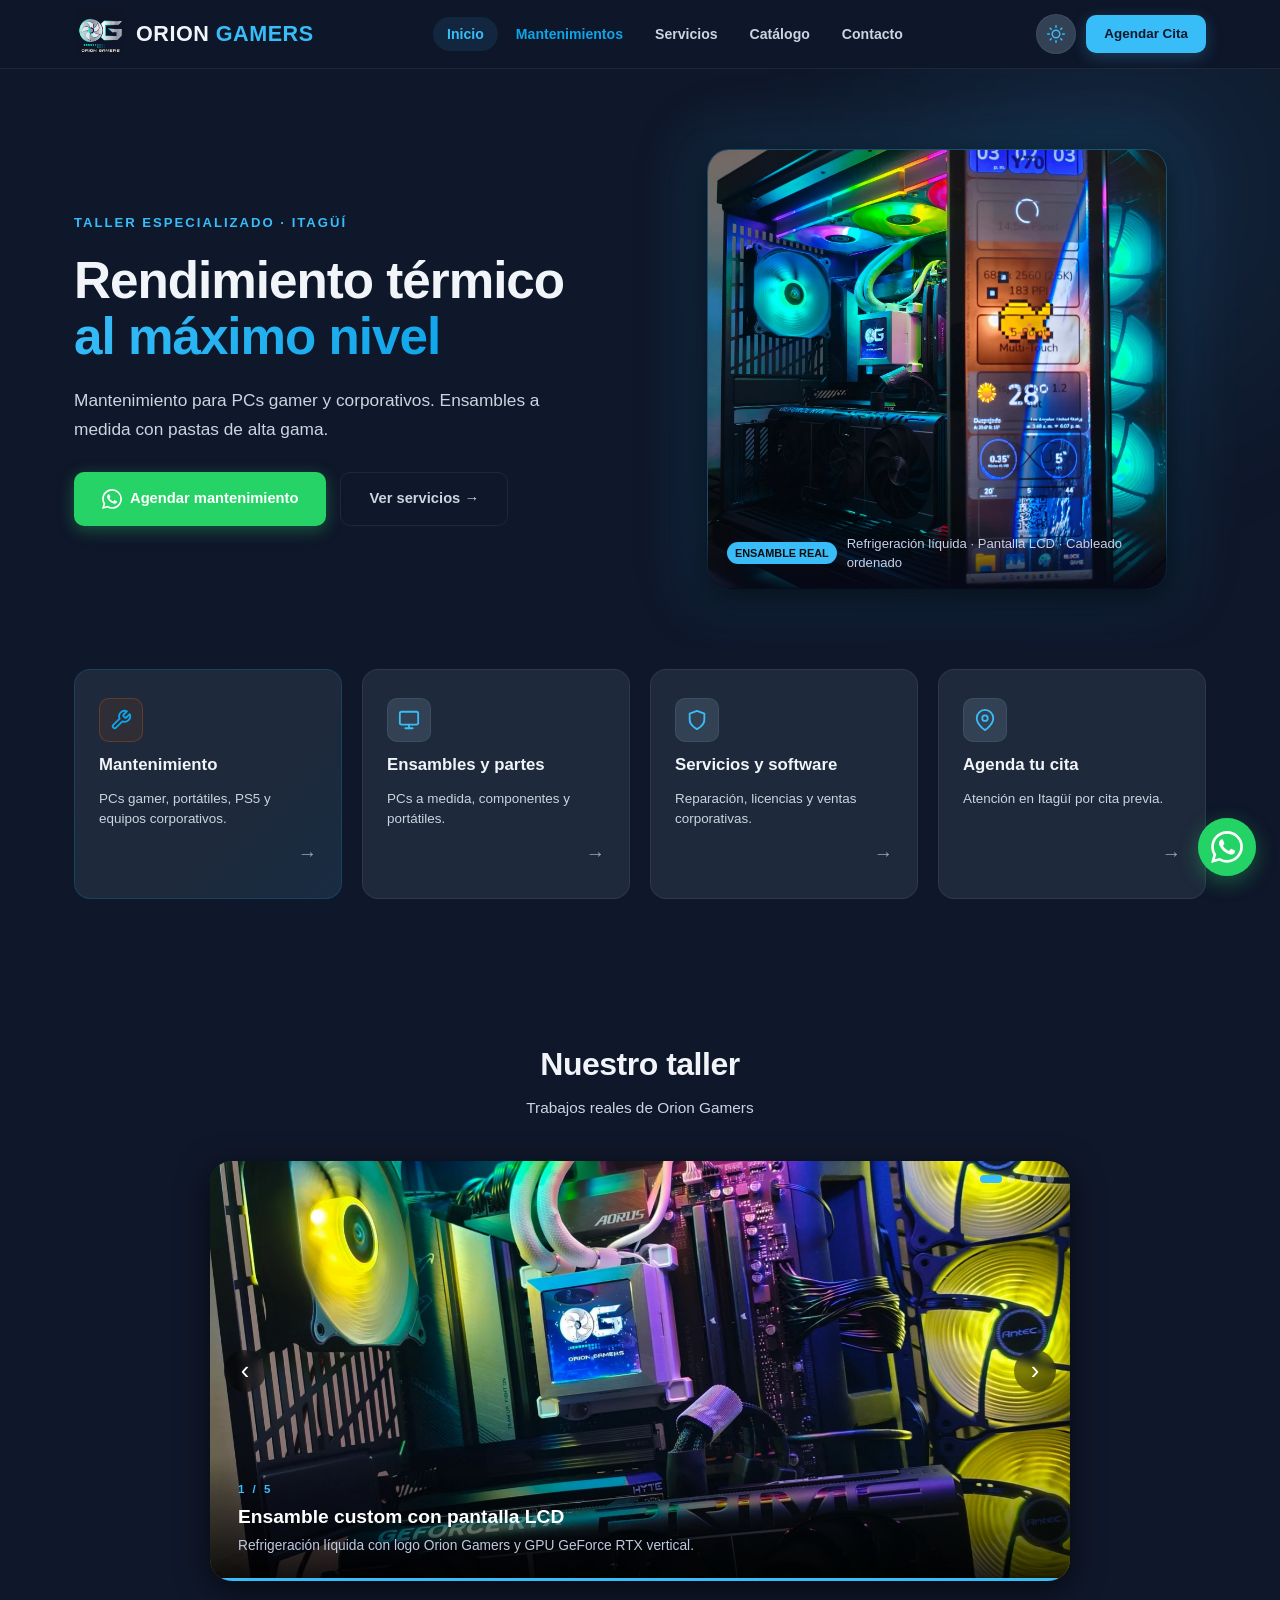
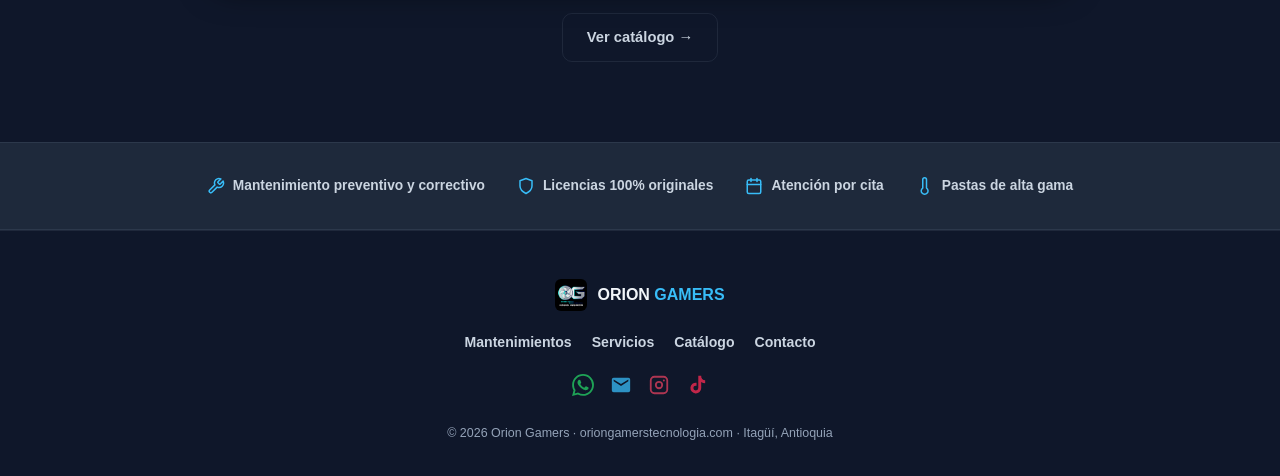
<file: index.html>
<!DOCTYPE html>
<html lang="es" data-theme="dark">
<head>
  <meta charset="UTF-8">
  <meta name="viewport" content="width=device-width, initial-scale=1.0">
  <title>Orion Gamers | Mantenimiento de PCs, Ensambles Gamer y Licencias en Itagüí</title>
  <meta name="description" content="Orion Gamers (OrionGamers) en Itagüí, Antioquia: mantenimiento de PCs gamer y PS5, ensambles a medida, portátiles y licencias originales. Atención por cita.">
  <meta name="keywords" content="Orion Gamers, OrionGamers, mantenimiento PC gamer Itagüí, mantenimiento PS5, ensamble PC gamer, licencias originales, Itagüí">
  <link rel="canonical" href="https://oriongamerstecnologia.com/">
  <meta name="robots" content="index, follow">
  <meta name="theme-color" content="#0f172a">
  <meta property="og:title" content="Orion Gamers · Mantenimiento y Tecnología Gamer en Itagüí">
  <meta property="og:description" content="Mantenimiento térmico, ensambles gamer y licencias originales en Itagüí.">
  <meta property="og:type" content="website">
  <meta property="og:site_name" content="Orion Gamers">
  <meta property="og:locale" content="es_CO">
  <meta property="og:url" content="https://oriongamerstecnologia.com/">
  <meta property="og:image" content="https://oriongamerstecnologia.com/Logos%20OrionGamers/Orion_Gamers_Variante_14.webp">
  <link rel="icon" type="image/webp" href="Logos%20OrionGamers/Orion_Gamers_Variante_14.webp" id="favicon">
  <link rel="stylesheet" href="styles.css">
  <script type="application/ld+json">
{
  "@context": "https://schema.org",
  "@graph": [
    {
      "@type": "WebSite",
      "@id": "https://oriongamerstecnologia.com/#website",
      "url": "https://oriongamerstecnologia.com/",
      "name": "Orion Gamers",
      "alternateName": [
        "OrionGamers",
        "Orion Gamers Tecnología"
      ],
      "inLanguage": "es-CO"
    },
    {
      "@type": "ComputerStore",
      "@id": "https://oriongamerstecnologia.com/#negocio",
      "name": "Orion Gamers",
      "alternateName": [
        "OrionGamers"
      ],
      "url": "https://oriongamerstecnologia.com/",
      "image": "https://oriongamerstecnologia.com/Logos%20OrionGamers/Orion_Gamers_Variante_14.webp",
      "logo": "https://oriongamerstecnologia.com/Logos%20OrionGamers/Orion_Gamers_Variante_14.webp",
      "description": "Mantenimiento de PCs gamer y PS5, ensambles a medida, portátiles y licencias originales en Itagüí, Antioquia.",
      "telephone": "+573137829331",
      "email": "oriongamers9@gmail.com",
      "address": {
        "@type": "PostalAddress",
        "addressLocality": "Itagüí",
        "addressRegion": "Antioquia",
        "addressCountry": "CO"
      },
      "areaServed": "Itagüí, Antioquia",
      "sameAs": [
        "https://www.instagram.com/oriongamers",
        "https://www.tiktok.com/@oriongamers"
      ]
    }
  ]
}
  </script>
</head>
<body>

  <!-- HEADER -->
  <header class="header" id="header">
    <div class="container header-inner">
      <a href="index.html" class="logo">
        <img src="Logos%20OrionGamers/Orion_Gamers_Variante_14.webp" alt="Orion Gamers" id="brand-logo" width="52" height="52">
        <div class="logo-text">
          <span class="logo-name">ORION <span class="accent">GAMERS</span></span>
        </div>
      </a>

      <nav class="nav" id="nav">
        <a href="index.html" class="nav-link active">Inicio</a>
        <a href="mantenimientos.html" class="nav-link nav-highlight">Mantenimientos</a>
        <a href="servicios.html" class="nav-link">Servicios</a>
        <a href="catalogo.html" class="nav-link">Catálogo</a>
        <a href="contacto.html" class="nav-link">Contacto</a>
      </nav>

      <div class="header-actions">
        <button id="theme-toggle" class="theme-btn" type="button" aria-label="Cambiar tema">
          <svg class="theme-icon-sun" viewBox="0 0 24 24" width="18" height="18" fill="none" stroke="currentColor" stroke-width="2" stroke-linecap="round" stroke-linejoin="round"><circle cx="12" cy="12" r="5"></circle><line x1="12" y1="1" x2="12" y2="3"></line><line x1="12" y1="21" x2="12" y2="23"></line><line x1="4.22" y1="4.22" x2="5.64" y2="5.64"></line><line x1="18.36" y1="18.36" x2="19.78" y2="19.78"></line><line x1="1" y1="12" x2="3" y2="12"></line><line x1="21" y1="12" x2="23" y2="12"></line><line x1="4.22" y1="19.78" x2="5.64" y2="18.36"></line><line x1="18.36" y1="5.64" x2="19.78" y2="4.22"></line></svg>
          <svg class="theme-icon-moon" viewBox="0 0 24 24" width="18" height="18" fill="none" stroke="currentColor" stroke-width="2" stroke-linecap="round" stroke-linejoin="round"><path d="M21 12.79A9 9 0 1 1 11.21 3 7 7 0 0 0 21 12.79z"></path></svg>
        </button>
        <a href="https://wa.me/573137829331?text=Hola%20Orion%20Gamers%2C%20quiero%20informaci%C3%B3n" target="_blank" rel="noopener" class="btn btn-primary btn-sm hide-mobile">Agendar Cita</a>
        <button id="menu-toggle" class="menu-btn" type="button" aria-label="Menú" aria-expanded="false">
          <span></span><span></span><span></span>
        </button>
      </div>
    </div>
  </header>

  <main>

    <!-- HERO -->
    <section class="hero">
      <div class="container hero-grid">

        <div class="hero-text">
          <p class="hero-eyebrow">Taller especializado · Itagüí</p>
          <h1 class="hero-title">Rendimiento térmico<br><span class="gradient">al máximo nivel</span></h1>
          <p class="hero-sub">Mantenimiento para PCs gamer y corporativos. Ensambles a medida con pastas de alta gama.</p>

          <div class="hero-ctas">
            <a href="https://wa.me/573137829331?text=Hola%20Orion%20Gamers%2C%20deseo%20agendar%20un%20mantenimiento" target="_blank" rel="noopener" class="btn btn-whatsapp">
              <svg viewBox="0 0 24 24" width="20" height="20" fill="currentColor"><path d="M17.472 14.382c-.297-.149-1.758-.867-2.03-.967-.273-.099-.471-.148-.67.15-.197.297-.767.966-.94 1.164-.173.199-.347.223-.644.075-.297-.15-1.255-.463-2.39-1.475-.883-.788-1.48-1.761-1.653-2.059-.173-.297-.018-.458.13-.606.134-.133.298-.347.446-.52.149-.174.198-.298.298-.497.099-.198.05-.371-.025-.52-.075-.149-.669-1.612-.916-2.207-.242-.579-.487-.5-.669-.51-.173-.008-.371-.01-.57-.01-.198 0-.52.074-.792.372-.272.297-1.04 1.016-1.04 2.479 0 1.462 1.065 2.875 1.213 3.074.149.198 2.096 3.2 5.077 4.487.709.306 1.262.489 1.694.625.712.227 1.36.195 1.871.118.571-.085 1.758-.719 2.006-1.413.248-.694.248-1.289.173-1.413-.074-.124-.272-.198-.57-.347m-5.421 7.403h-.004a9.87 9.87 0 01-5.031-1.378l-.361-.214-3.741.982.998-3.648-.235-.374a9.86 9.86 0 01-1.51-5.26c.001-5.45 4.436-9.884 9.888-9.884 2.64 0 5.122 1.03 6.988 2.898a9.825 9.825 0 012.893 6.994c-.003 5.45-4.437 9.884-9.885 9.884m8.413-18.297A11.815 11.815 0 0012.05 0C5.495 0 .16 5.335.157 11.892c0 2.096.547 4.142 1.588 5.945L.057 24l6.305-1.654a11.882 11.882 0 005.683 1.448h.005c6.554 0 11.89-5.335 11.893-11.893a11.821 11.821 0 00-3.48-8.413z"/></svg>
              Agendar mantenimiento
            </a>
            <a href="servicios.html" class="btn btn-ghost">Ver servicios →</a>
          </div>
        </div>

        <div class="hero-visual">
          <div class="hero-card">
            <div class="hero-glow"></div>
            <img src="Imagenes%20y%20videos%20Pagina/A2.webp" alt="Ensamble gamer Orion Gamers con refrigeración líquida y pantalla LCD personalizada" class="hero-img" loading="eager" fetchpriority="high">
            <div class="hero-img-caption">
              <span class="pill">Ensamble real</span>
              Refrigeración líquida · Pantalla LCD · Cableado ordenado
            </div>
          </div>
        </div>

      </div>
    </section>

    <!-- SERVICIOS RÁPIDOS (Tarjetas de Acceso) -->
    <section class="quick-links">
      <div class="container">
        <div class="cards-grid">

          <a href="mantenimientos.html" class="service-card card-featured">
            <span class="card-icon">
              <svg viewBox="0 0 24 24" fill="none" stroke="currentColor" stroke-width="2" stroke-linecap="round" stroke-linejoin="round"><path d="M14.7 6.3a1 1 0 0 0 0 1.4l1.6 1.6a1 1 0 0 0 1.4 0l3.77-3.77a6 6 0 0 1-7.94 7.94l-6.91 6.91a2.12 2.12 0 0 1-3-3l6.91-6.91a6 6 0 0 1 7.94-7.94l-3.76 3.76z"></path></svg>
            </span>
            <h3>Mantenimiento</h3>
            <p>PCs gamer, portátiles, PS5 y equipos corporativos.</p>
            <span class="card-arrow">→</span>
          </a>

          <a href="catalogo.html" class="service-card">
            <span class="card-icon">
              <svg viewBox="0 0 24 24" fill="none" stroke="currentColor" stroke-width="2" stroke-linecap="round" stroke-linejoin="round"><rect x="2" y="3" width="20" height="14" rx="2" ry="2"></rect><line x1="8" y1="21" x2="16" y2="21"></line><line x1="12" y1="17" x2="12" y2="21"></line></svg>
            </span>
            <h3>Ensambles y partes</h3>
            <p>PCs a medida, componentes y portátiles.</p>
            <span class="card-arrow">→</span>
          </a>

          <a href="servicios.html" class="service-card">
            <span class="card-icon">
              <svg viewBox="0 0 24 24" fill="none" stroke="currentColor" stroke-width="2" stroke-linecap="round" stroke-linejoin="round"><path d="M12 22s8-4 8-10V5l-8-3-8 3v7c0 6 8 10 8 10z"></path></svg>
            </span>
            <h3>Servicios y software</h3>
            <p>Reparación, licencias y ventas corporativas.</p>
            <span class="card-arrow">→</span>
          </a>

          <a href="contacto.html" class="service-card">
            <span class="card-icon">
              <svg viewBox="0 0 24 24" fill="none" stroke="currentColor" stroke-width="2" stroke-linecap="round" stroke-linejoin="round"><path d="M21 10c0 7-9 13-9 13s-9-6-9-13a9 9 0 0 1 18 0z"></path><circle cx="12" cy="10" r="3"></circle></svg>
            </span>
            <h3>Agenda tu cita</h3>
            <p>Atención en Itagüí por cita previa.</p>
            <span class="card-arrow">→</span>
          </a>

        </div>
      </div>
    </section>

    <!-- CARRUSEL DEL TALLER -->
    <section class="carousel-section">
      <div class="container">
        <div class="section-header">
          <h2>Nuestro taller</h2>
          <p>Trabajos reales de Orion Gamers</p>
        </div>

        <div class="carousel" id="carousel">
          <!-- Imagen -->
          <img src="" alt="" class="carousel-img" id="carousel-img">

          <!-- Overlay con texto -->
          <div class="carousel-overlay" id="carousel-overlay">
            <p class="carousel-counter" id="carousel-counter"></p>
            <h3 class="carousel-title" id="carousel-title"></h3>
            <p class="carousel-desc" id="carousel-desc"></p>
          </div>

          <!-- Flecha Anterior -->
          <button class="carousel-arrow carousel-prev" id="carousel-prev" type="button" aria-label="Anterior">‹</button>

          <!-- Flecha Siguiente -->
          <button class="carousel-arrow carousel-next" id="carousel-next" type="button" aria-label="Siguiente">›</button>

          <!-- Indicadores (dots) -->
          <div class="carousel-dots" id="carousel-dots"></div>

          <!-- Barra de progreso autoplay -->
          <div class="carousel-progress">
            <div class="carousel-progress-bar" id="carousel-progress-bar"></div>
          </div>
        </div>

        <div class="gallery-cta">
          <a href="catalogo.html" class="btn btn-outline">Ver catálogo →</a>
        </div>
      </div>
    </section>

    <!-- BANDA DE CONFIANZA -->
    <section class="trust-band">
      <div class="container trust-row">
        <div class="trust-item">
          <span class="trust-icon">
            <svg viewBox="0 0 24 24" fill="none" stroke="currentColor" stroke-width="2" stroke-linecap="round" stroke-linejoin="round"><path d="M14.7 6.3a1 1 0 0 0 0 1.4l1.6 1.6a1 1 0 0 0 1.4 0l3.77-3.77a6 6 0 0 1-7.94 7.94l-6.91 6.91a2.12 2.12 0 0 1-3-3l6.91-6.91a6 6 0 0 1 7.94-7.94l-3.76 3.76z"></path></svg>
          </span>
          <span>Mantenimiento preventivo y correctivo</span>
        </div>
        <div class="trust-item">
          <span class="trust-icon">
            <svg viewBox="0 0 24 24" fill="none" stroke="currentColor" stroke-width="2" stroke-linecap="round" stroke-linejoin="round"><path d="M12 22s8-4 8-10V5l-8-3-8 3v7c0 6 8 10 8 10z"></path></svg>
          </span>
          <span>Licencias 100% originales</span>
        </div>
        <div class="trust-item">
          <span class="trust-icon">
            <svg viewBox="0 0 24 24" fill="none" stroke="currentColor" stroke-width="2" stroke-linecap="round" stroke-linejoin="round"><rect x="3" y="4" width="18" height="18" rx="2" ry="2"></rect><line x1="16" y1="2" x2="16" y2="6"></line><line x1="8" y1="2" x2="8" y2="6"></line><line x1="3" y1="10" x2="21" y2="10"></line></svg>
          </span>
          <span>Atención por cita</span>
        </div>
        <div class="trust-item">
          <span class="trust-icon">
            <svg viewBox="0 0 24 24" fill="none" stroke="currentColor" stroke-width="2" stroke-linecap="round" stroke-linejoin="round"><path d="M14 14.76V3.5a2.5 2.5 0 0 0-5 0v11.26a4.5 4.5 0 1 0 5 0z"></path></svg>
          </span>
          <span>Pastas de alta gama</span>
        </div>
      </div>
    </section>

  </main>

  <!-- FOOTER -->
  <footer class="footer">
    <div class="container footer-inner">
      <div class="footer-brand">
        <img src="Logos%20OrionGamers/Orion_Gamers_Variante_14.webp" alt="Orion Gamers" width="36" height="36" id="footer-logo">
        <span>ORION <span class="accent">GAMERS</span></span>
      </div>
      <div class="footer-links">
        <a href="mantenimientos.html">Mantenimientos</a>
        <a href="servicios.html">Servicios</a>
        <a href="catalogo.html">Catálogo</a>
        <a href="contacto.html">Contacto</a>
      </div>
      <div class="footer-contact">
        <a href="https://wa.me/573137829331" target="_blank" rel="noopener" aria-label="WhatsApp" title="WhatsApp"><img src="iconos/whatsapp.svg" alt="" width="22" height="22"></a>
        <a href="mailto:oriongamers9@gmail.com" aria-label="Correo" title="Correo"><img src="iconos/correo.svg" alt="" width="22" height="22"></a>
        <a href="https://www.instagram.com/oriongamers" target="_blank" rel="noopener" aria-label="Instagram" title="Instagram"><img src="iconos/instagram.svg" alt="" width="22" height="22"></a>
        <a href="https://www.tiktok.com/@oriongamers" target="_blank" rel="noopener" aria-label="TikTok" title="TikTok"><img src="iconos/tiktok.svg" alt="" width="22" height="22"></a>
      </div>
      <p class="footer-copy">&copy; 2026 Orion Gamers · oriongamerstecnologia.com · Itagüí, Antioquia</p>
    </div>
  </footer>

  <!-- WHATSAPP FAB -->
  <a href="https://wa.me/573137829331?text=Hola%20Orion%20Gamers%2C%20tengo%20una%20consulta" target="_blank" rel="noopener" class="wa-fab" aria-label="WhatsApp">
    <span class="wa-pulse"></span>
    <svg viewBox="0 0 24 24" width="32" height="32" fill="white"><path d="M17.472 14.382c-.297-.149-1.758-.867-2.03-.967-.273-.099-.471-.148-.67.15-.197.297-.767.966-.94 1.164-.173.199-.347.223-.644.075-.297-.15-1.255-.463-2.39-1.475-.883-.788-1.48-1.761-1.653-2.059-.173-.297-.018-.458.13-.606.134-.133.298-.347.446-.52.149-.174.198-.298.298-.497.099-.198.05-.371-.025-.52-.075-.149-.669-1.612-.916-2.207-.242-.579-.487-.5-.669-.51-.173-.008-.371-.01-.57-.01-.198 0-.52.074-.792.372-.272.297-1.04 1.016-1.04 2.479 0 1.462 1.065 2.875 1.213 3.074.149.198 2.096 3.2 5.077 4.487.709.306 1.262.489 1.694.625.712.227 1.36.195 1.871.118.571-.085 1.758-.719 2.006-1.413.248-.694.248-1.289.173-1.413-.074-.124-.272-.198-.57-.347m-5.421 7.403h-.004a9.87 9.87 0 01-5.031-1.378l-.361-.214-3.741.982.998-3.648-.235-.374a9.86 9.86 0 01-1.51-5.26c.001-5.45 4.436-9.884 9.888-9.884 2.64 0 5.122 1.03 6.988 2.898a9.825 9.825 0 012.893 6.994c-.003 5.45-4.437 9.884-9.885 9.884m8.413-18.297A11.815 11.815 0 0012.05 0C5.495 0 .16 5.335.157 11.892c0 2.096.547 4.142 1.588 5.945L.057 24l6.305-1.654a11.882 11.882 0 005.683 1.448h.005c6.554 0 11.89-5.335 11.893-11.893a11.821 11.821 0 00-3.48-8.413z"/></svg>
  </a>

  <script src="script.js"></script>
</body>
</html>
</file>
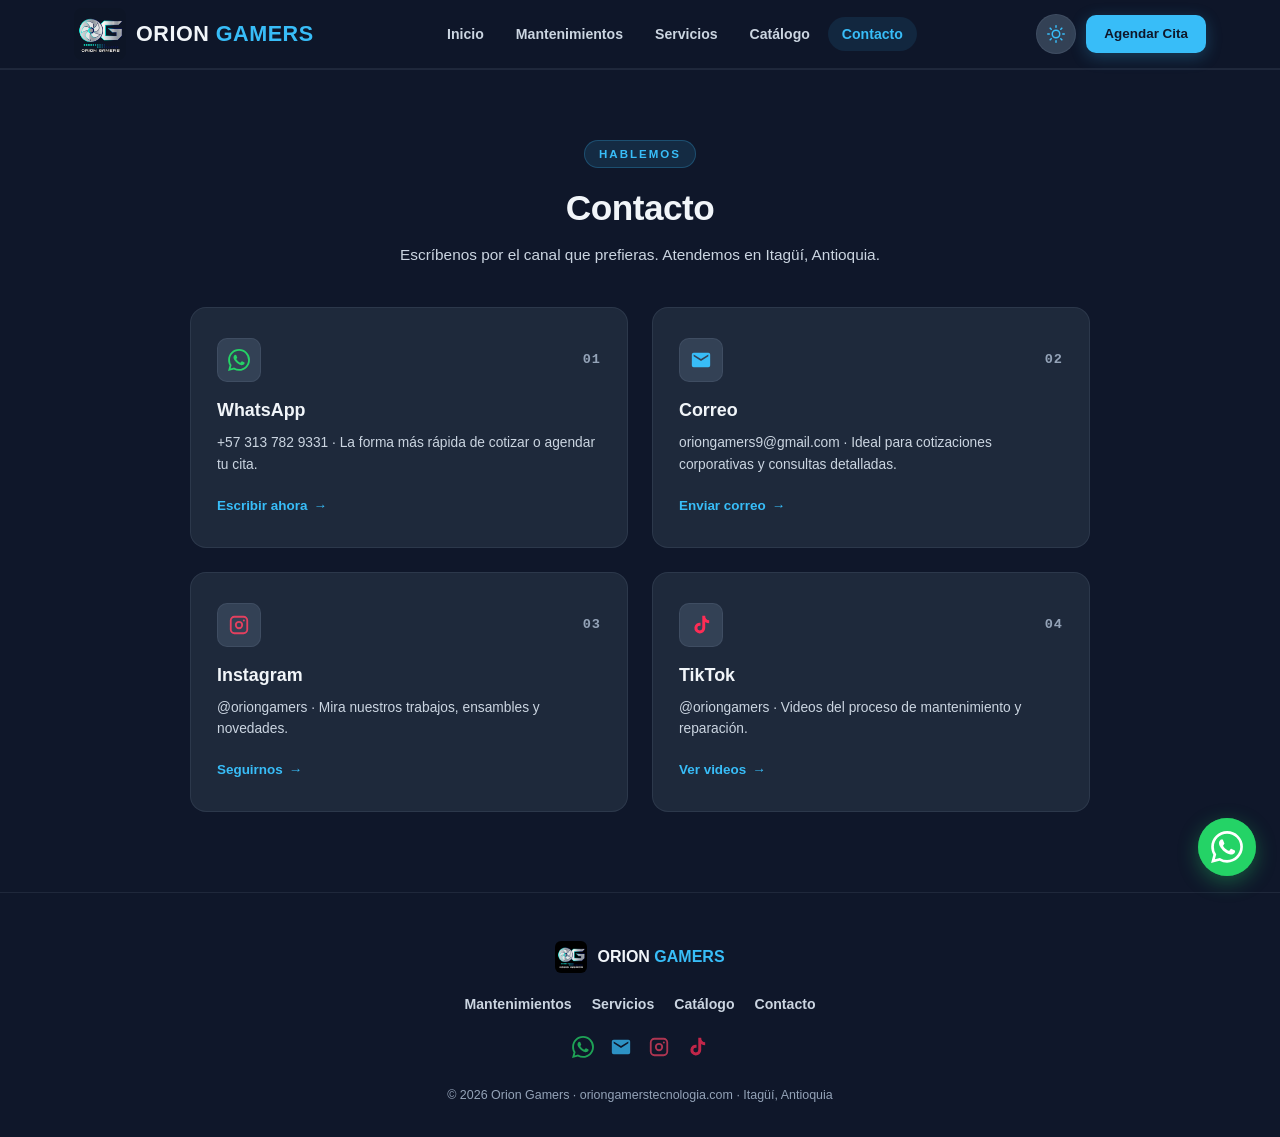
<file: contacto.html>
<!DOCTYPE html>
<html lang="es" data-theme="dark">
<head>
  <meta charset="UTF-8">
  <meta name="viewport" content="width=device-width, initial-scale=1.0">
  <title>Contacto y Citas · Orion Gamers | Itagüí</title>
  <meta name="description" content="Agenda tu cita de mantenimiento, ensamble o reparación en Orion Gamers, Itagüí. Cotiza por WhatsApp.">
  <link rel="canonical" href="https://oriongamerstecnologia.com/contacto.html">
  <meta name="robots" content="index, follow">
  <meta name="theme-color" content="#0f172a">
  
  <!-- OpenGraph -->
  <meta property="og:title" content="Contacto y Citas · Orion Gamers">
  <meta property="og:description" content="Atención técnica en Itagüí por cita. Diagnóstico claro, mantenimiento térmico y licencias originales.">
  <meta property="og:type" content="website">
  
  <link rel="icon" type="image/webp" href="Logos%20OrionGamers/Orion_Gamers_Variante_14.webp" id="favicon">
  <link rel="stylesheet" href="styles.css">
</head>
<body>

  <!-- ==================== HEADER ==================== -->
  <header class="header" id="header">
    <div class="container header-inner">
      <a href="index.html" class="logo">
        <img src="Logos%20OrionGamers/Orion_Gamers_Variante_14.webp" alt="Orion Gamers" id="brand-logo" width="52" height="52">
        <div class="logo-text">
          <span class="logo-name">ORION <span class="accent">GAMERS</span></span>
        </div>
      </a>

      <nav class="nav" id="nav">
        <a href="index.html" class="nav-link">Inicio</a>
        <a href="mantenimientos.html" class="nav-link">Mantenimientos</a>
        <a href="servicios.html" class="nav-link">Servicios</a>
        <a href="catalogo.html" class="nav-link">Catálogo</a>
        <a href="contacto.html" class="nav-link active">Contacto</a>
      </nav>

      <div class="header-actions">
        <button id="theme-toggle" class="theme-btn" type="button" aria-label="Cambiar tema">
          <svg class="theme-icon-sun" viewBox="0 0 24 24" width="18" height="18" fill="none" stroke="currentColor" stroke-width="2" stroke-linecap="round" stroke-linejoin="round"><circle cx="12" cy="12" r="5"></circle><line x1="12" y1="1" x2="12" y2="3"></line><line x1="12" y1="21" x2="12" y2="23"></line><line x1="4.22" y1="4.22" x2="5.64" y2="5.64"></line><line x1="18.36" y1="18.36" x2="19.78" y2="19.78"></line><line x1="1" y1="12" x2="3" y2="12"></line><line x1="21" y1="12" x2="23" y2="12"></line><line x1="4.22" y1="19.78" x2="5.64" y2="18.36"></line><line x1="18.36" y1="5.64" x2="19.78" y2="4.22"></line></svg>
          <svg class="theme-icon-moon" viewBox="0 0 24 24" width="18" height="18" fill="none" stroke="currentColor" stroke-width="2" stroke-linecap="round" stroke-linejoin="round"><path d="M21 12.79A9 9 0 1 1 11.21 3 7 7 0 0 0 21 12.79z"></path></svg>
        </button>
        <a href="https://wa.me/573137829331?text=Hola%20Orion%20Gamers%2C%20quiero%20informaci%C3%B3n" target="_blank" rel="noopener" class="btn btn-primary btn-sm hide-mobile">Agendar Cita</a>
        <button id="menu-toggle" class="menu-btn" type="button" aria-label="Menú" aria-expanded="false">
          <span></span><span></span><span></span>
        </button>
      </div>
    </div>
  </header>

  <main>
    <section class="services-section" id="contacto">
      <div class="container">

        <div class="section-header">
          <span class="section-badge">HABLEMOS</span>
          <h1 class="section-title">Contacto</h1>
          <p class="section-desc">Escríbenos por el canal que prefieras. Atendemos en Itagüí, Antioquia.</p>
        </div>

        <div class="services-grid-6 contact-grid">

          <div class="service-box">
            <div class="service-box-header">
              <span class="service-box-icon"><img src="iconos/whatsapp.svg" alt=""></span>
              <span class="service-box-num">01</span>
            </div>
            <h3 class="service-box-title">WhatsApp</h3>
            <p class="service-box-desc">+57 313 782 9331 · La forma más rápida de cotizar o agendar tu cita.</p>
            <a href="https://wa.me/573137829331?text=Hola%20Orion%20Gamers%2C%20tengo%20una%20consulta" target="_blank" rel="noopener" class="service-box-link">Escribir ahora <span>→</span></a>
          </div>

          <div class="service-box">
            <div class="service-box-header">
              <span class="service-box-icon"><img src="iconos/correo.svg" alt=""></span>
              <span class="service-box-num">02</span>
            </div>
            <h3 class="service-box-title">Correo</h3>
            <p class="service-box-desc">oriongamers9@gmail.com · Ideal para cotizaciones corporativas y consultas detalladas.</p>
            <a href="mailto:oriongamers9@gmail.com" class="service-box-link">Enviar correo <span>→</span></a>
          </div>

          <div class="service-box">
            <div class="service-box-header">
              <span class="service-box-icon"><img src="iconos/instagram.svg" alt=""></span>
              <span class="service-box-num">03</span>
            </div>
            <h3 class="service-box-title">Instagram</h3>
            <p class="service-box-desc">@oriongamers · Mira nuestros trabajos, ensambles y novedades.</p>
            <a href="https://www.instagram.com/oriongamers" target="_blank" rel="noopener" class="service-box-link">Seguirnos <span>→</span></a>
          </div>

          <div class="service-box">
            <div class="service-box-header">
              <span class="service-box-icon"><img src="iconos/tiktok.svg" alt=""></span>
              <span class="service-box-num">04</span>
            </div>
            <h3 class="service-box-title">TikTok</h3>
            <p class="service-box-desc">@oriongamers · Videos del proceso de mantenimiento y reparación.</p>
            <a href="https://www.tiktok.com/@oriongamers" target="_blank" rel="noopener" class="service-box-link">Ver videos <span>→</span></a>
          </div>

        </div>
      </div>
    </section>
  </main>

  <!-- ==================== FOOTER ==================== -->
  <footer class="footer">
    <div class="container footer-inner">
      <div class="footer-brand">
        <img src="Logos%20OrionGamers/Orion_Gamers_Variante_14.webp" alt="Orion Gamers" width="36" height="36" id="footer-logo">
        <span>ORION <span class="accent">GAMERS</span></span>
      </div>
      <div class="footer-links">
        <a href="mantenimientos.html">Mantenimientos</a>
        <a href="servicios.html">Servicios</a>
        <a href="catalogo.html">Catálogo</a>
        <a href="contacto.html">Contacto</a>
      </div>
      <div class="footer-contact">
        <a href="https://wa.me/573137829331" target="_blank" rel="noopener" aria-label="WhatsApp" title="WhatsApp"><img src="iconos/whatsapp.svg" alt="" width="22" height="22"></a>
        <a href="mailto:oriongamers9@gmail.com" aria-label="Correo" title="Correo"><img src="iconos/correo.svg" alt="" width="22" height="22"></a>
        <a href="https://www.instagram.com/oriongamers" target="_blank" rel="noopener" aria-label="Instagram" title="Instagram"><img src="iconos/instagram.svg" alt="" width="22" height="22"></a>
        <a href="https://www.tiktok.com/@oriongamers" target="_blank" rel="noopener" aria-label="TikTok" title="TikTok"><img src="iconos/tiktok.svg" alt="" width="22" height="22"></a>
      </div>
      <p class="footer-copy">&copy; 2026 Orion Gamers · oriongamerstecnologia.com · Itagüí, Antioquia</p>
    </div>
  </footer>

  <!-- ==================== WHATSAPP FAB ==================== -->
  <a href="https://wa.me/573137829331?text=Hola%20Orion%20Gamers%2C%20tengo%20una%20consulta" target="_blank" rel="noopener" class="wa-fab" aria-label="WhatsApp">
    <span class="wa-pulse"></span>
    <svg viewBox="0 0 24 24" width="32" height="32" fill="white"><path d="M17.472 14.382c-.297-.149-1.758-.867-2.03-.967-.273-.099-.471-.148-.67.15-.197.297-.767.966-.94 1.164-.173.199-.347.223-.644.075-.297-.15-1.255-.463-2.39-1.475-.883-.788-1.48-1.761-1.653-2.059-.173-.297-.018-.458.13-.606.134-.133.298-.347.446-.52.149-.174.198-.298.298-.497.099-.198.05-.371-.025-.52-.075-.149-.669-1.612-.916-2.207-.242-.579-.487-.5-.669-.51-.173-.008-.371-.01-.57-.01-.198 0-.52.074-.792.372-.272.297-1.04 1.016-1.04 2.479 0 1.462 1.065 2.875 1.213 3.074.149.198 2.096 3.2 5.077 4.487.709.306 1.262.489 1.694.625.712.227 1.36.195 1.871.118.571-.085 1.758-.719 2.006-1.413.248-.694.248-1.289.173-1.413-.074-.124-.272-.198-.57-.347m-5.421 7.403h-.004a9.87 9.87 0 01-5.031-1.378l-.361-.214-3.741.982.998-3.648-.235-.374a9.86 9.86 0 01-1.51-5.26c.001-5.45 4.436-9.884 9.888-9.884 2.64 0 5.122 1.03 6.988 2.898a9.825 9.825 0 012.893 6.994c-.003 5.45-4.437 9.884-9.885 9.884m8.413-18.297A11.815 11.815 0 0012.05 0C5.495 0 .16 5.335.157 11.892c0 2.096.547 4.142 1.588 5.945L.057 24l6.305-1.654a11.882 11.882 0 005.683 1.448h.005c6.554 0 11.89-5.335 11.893-11.893a11.821 11.821 0 00-3.48-8.413z"/></svg>
  </a>

  <script src="script.js"></script>
</body>
</html>
</file>
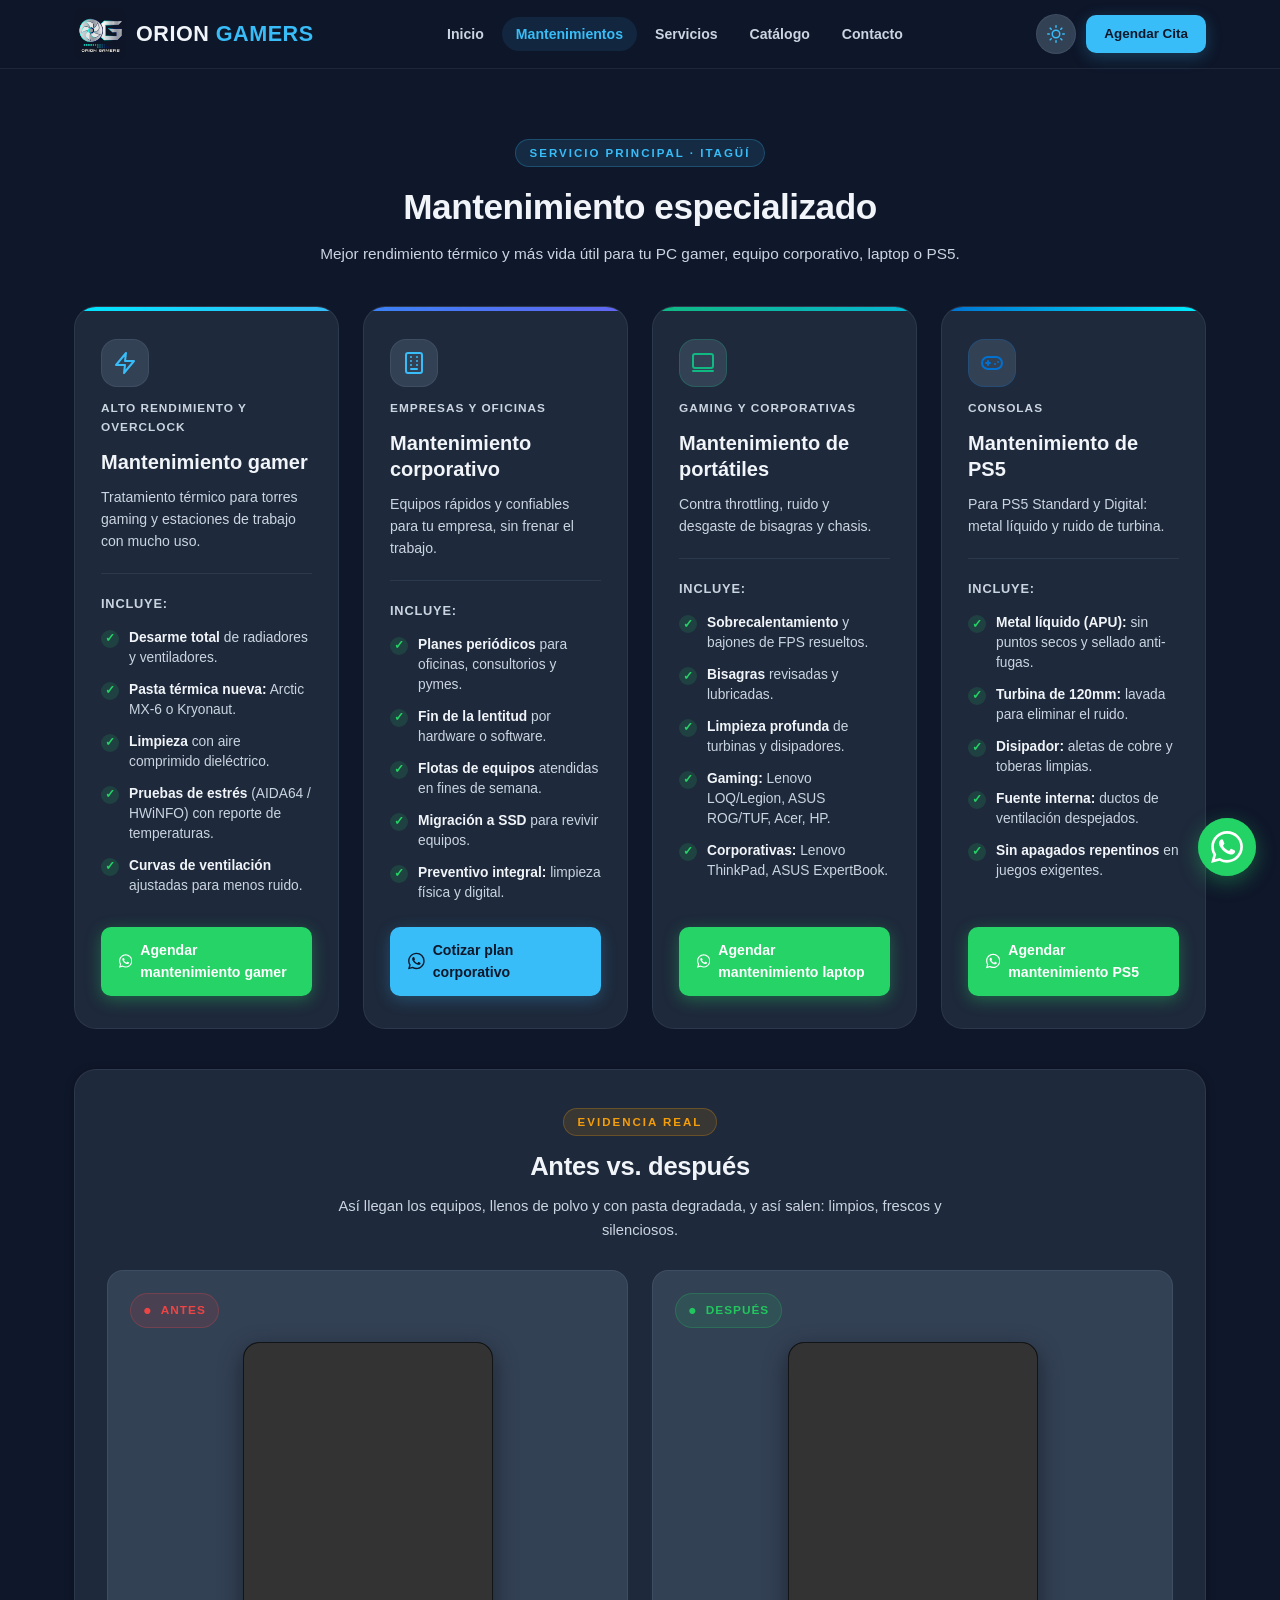
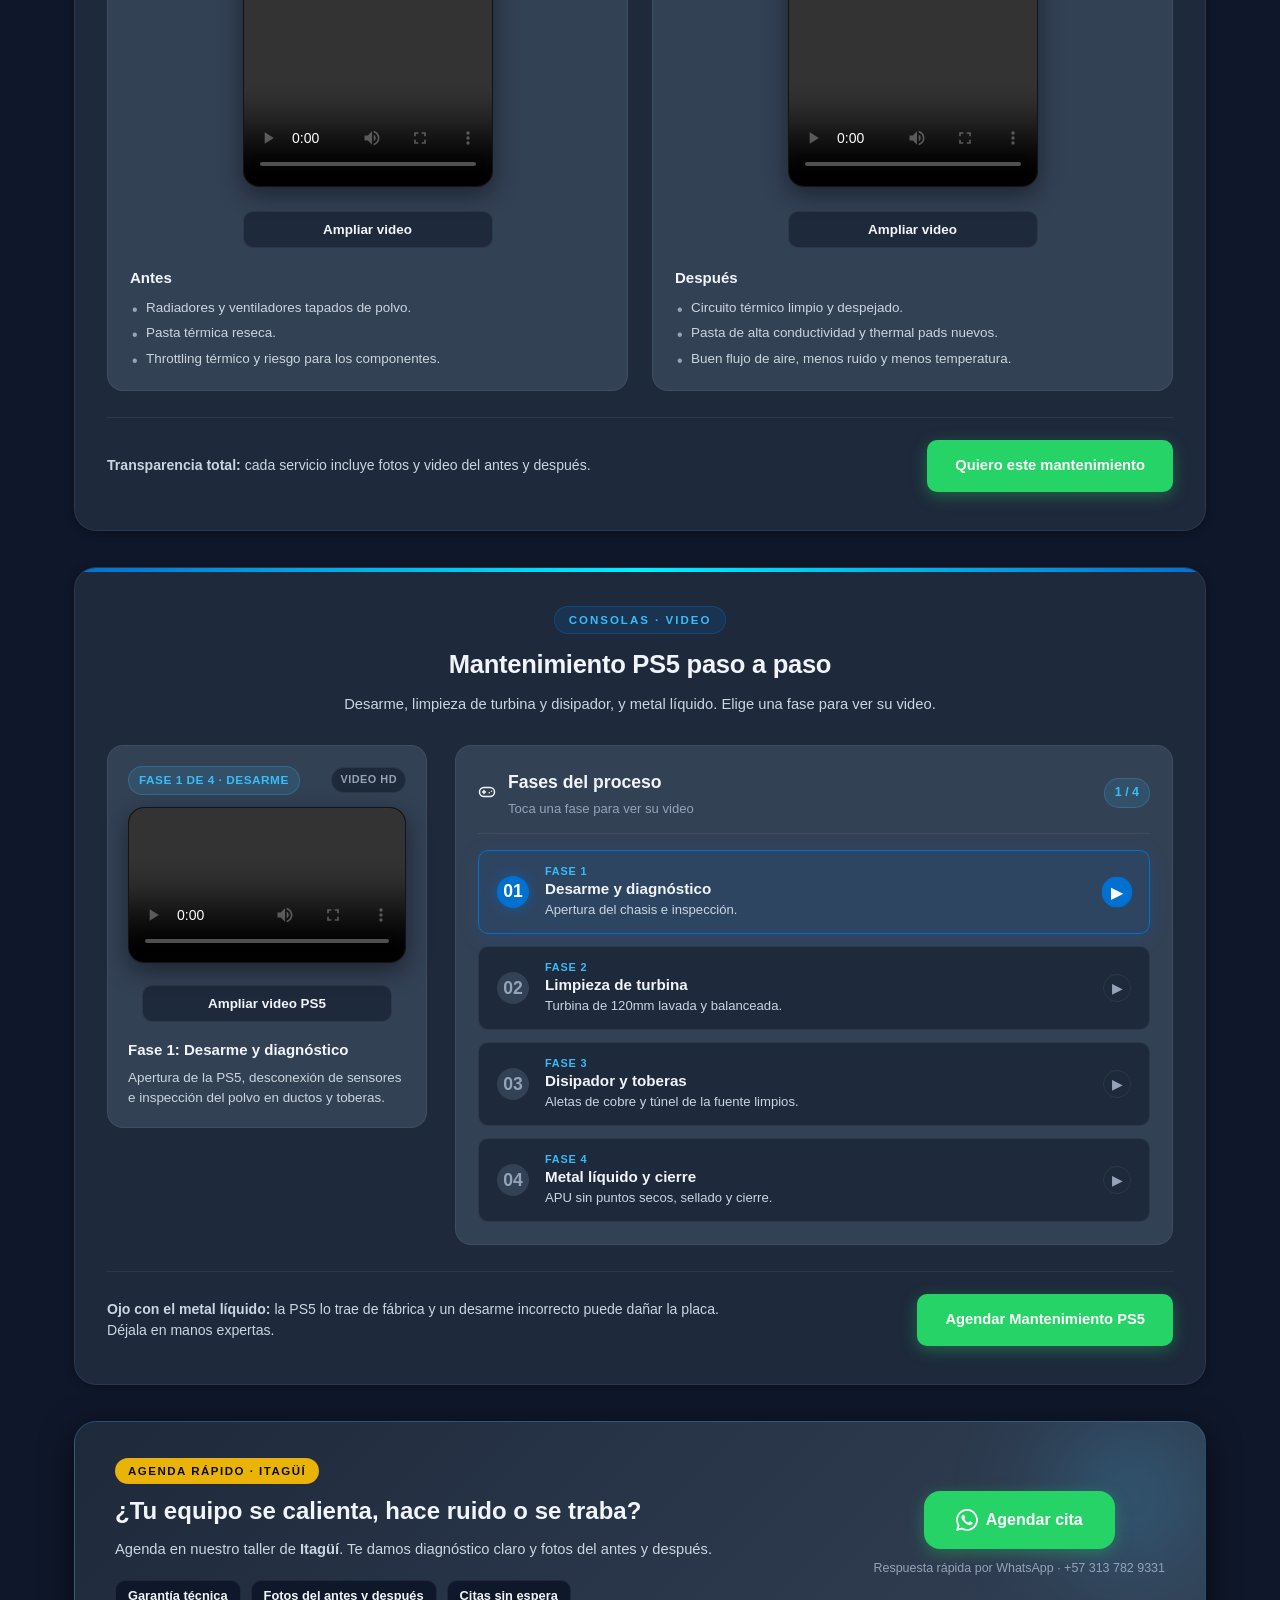
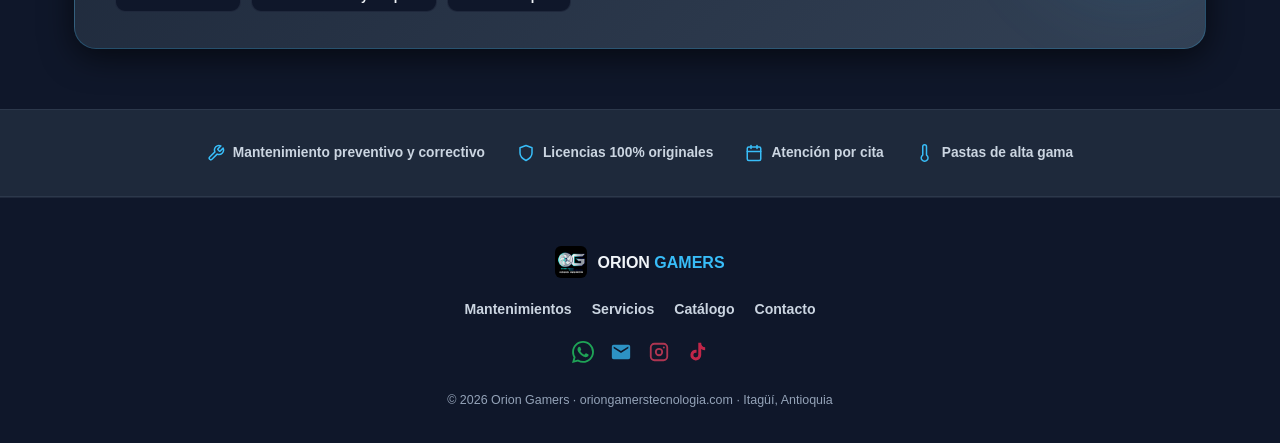
<file: mantenimientos.html>
<!DOCTYPE html>
<html lang="es" data-theme="dark">
<head>
  <meta charset="UTF-8">
  <meta name="viewport" content="width=device-width, initial-scale=1.0">
  <title>Mantenimiento de PCs, Laptops y PS5 · Orion Gamers | Itagüí</title>
  <meta name="description" content="Mantenimiento de PCs gamer, corporativos, laptops y PlayStation 5 en Itagüí. Optimización térmica y metal líquido. Atención por cita.">
  <link rel="canonical" href="https://oriongamerstecnologia.com/mantenimientos.html">
  <meta name="robots" content="index, follow">
  <meta name="theme-color" content="#0f172a">

  <!-- OpenGraph -->
  <meta property="og:title" content="Mantenimiento de PCs, Laptops y PS5 · Orion Gamers Itagüí">
  <meta property="og:description" content="Mantenimiento térmico para PCs gamer, portátiles y PS5, con video del antes y después.">
  <meta property="og:type" content="website">
  <meta property="og:url" content="https://oriongamerstecnologia.com/mantenimientos.html">
  <meta property="og:image" content="https://oriongamerstecnologia.com/Logos%20OrionGamers/Orion_Gamers_Variante_14.webp">

  <link rel="icon" type="image/webp" href="Logos%20OrionGamers/Orion_Gamers_Variante_14.webp" id="favicon">
  <link rel="stylesheet" href="styles.css">
</head>
<body>

  <!-- ==================== HEADER ==================== -->
  <header class="header" id="header">
    <div class="container header-inner">
      <a href="index.html" class="logo">
        <img src="Logos%20OrionGamers/Orion_Gamers_Variante_14.webp" alt="Orion Gamers" id="brand-logo" width="52" height="52">
        <div class="logo-text">
          <span class="logo-name">ORION <span class="accent">GAMERS</span></span>
        </div>
      </a>
      <nav class="nav" id="nav">
        <a href="index.html" class="nav-link">Inicio</a>
        <a href="mantenimientos.html" class="nav-link nav-highlight active">Mantenimientos</a>
        <a href="servicios.html" class="nav-link">Servicios</a>
        <a href="catalogo.html" class="nav-link">Catálogo</a>
        <a href="contacto.html" class="nav-link">Contacto</a>
      </nav>
      <div class="header-actions">
        <button id="theme-toggle" class="theme-btn" type="button" aria-label="Cambiar tema">
          <svg class="theme-icon-sun" viewBox="0 0 24 24" width="18" height="18" fill="none" stroke="currentColor" stroke-width="2" stroke-linecap="round" stroke-linejoin="round"><circle cx="12" cy="12" r="5"></circle><line x1="12" y1="1" x2="12" y2="3"></line><line x1="12" y1="21" x2="12" y2="23"></line><line x1="4.22" y1="4.22" x2="5.64" y2="5.64"></line><line x1="18.36" y1="18.36" x2="19.78" y2="19.78"></line><line x1="1" y1="12" x2="3" y2="12"></line><line x1="21" y1="12" x2="23" y2="12"></line><line x1="4.22" y1="19.78" x2="5.64" y2="18.36"></line><line x1="18.36" y1="5.64" x2="19.78" y2="4.22"></line></svg>
          <svg class="theme-icon-moon" viewBox="0 0 24 24" width="18" height="18" fill="none" stroke="currentColor" stroke-width="2" stroke-linecap="round" stroke-linejoin="round"><path d="M21 12.79A9 9 0 1 1 11.21 3 7 7 0 0 0 21 12.79z"></path></svg>
        </button>
        <a href="https://wa.me/573137829331?text=Hola%20Orion%20Gamers%2C%20quiero%20informaci%C3%B3n" target="_blank" rel="noopener" class="btn btn-primary btn-sm hide-mobile">Agendar Cita</a>
        <button id="menu-toggle" class="menu-btn" type="button" aria-label="Menú" aria-expanded="false">
          <span></span><span></span><span></span>
        </button>
      </div>
    </div>
  </header>

  <main>

    <!-- ==================== SECCIÓN DE MANTENIMIENTO ESPECIALIZADO ==================== -->
    <section class="maintenance-section">
      <div class="container">
        
        <!-- Hero / Intro de Mantenimiento -->
        <div class="section-header">
          <span class="section-badge">SERVICIO PRINCIPAL · ITAGÜÍ</span>
          <h1 class="section-title">Mantenimiento especializado</h1>
          <p class="section-desc">Mejor rendimiento térmico y más vida útil para tu PC gamer, equipo corporativo, laptop o PS5.</p>
        </div>

        <!-- Rejilla de 3 Tarjetas de Mantenimiento -->
        <div class="maint-grid">
          
          <!-- TARJETA 1: GAMER -->
          <div class="maint-card maint-card-gamer">
            <div class="maint-card-header">
              <div class="maint-icon-badge">
                <svg viewBox="0 0 24 24" fill="none" stroke="currentColor" stroke-width="2" stroke-linecap="round" stroke-linejoin="round"><polygon points="13 2 3 14 12 14 11 22 21 10 12 10 13 2"></polygon></svg>
              </div>
              <span class="maint-tag">Alto rendimiento y overclock</span>
              <h3 class="maint-card-title">Mantenimiento gamer</h3>
              <p class="maint-card-desc">Tratamiento térmico para torres gaming y estaciones de trabajo con mucho uso.</p>
            </div>
            
            <div class="maint-card-body">
              <h4 class="maint-features-title">Incluye:</h4>
              <ul class="maint-checklist">
                <li><span class="check-icon">✓</span> <span><strong>Desarme total</strong> de radiadores y ventiladores.</span></li>
                <li><span class="check-icon">✓</span> <span><strong>Pasta térmica nueva:</strong> Arctic MX-6 o Kryonaut.</span></li>
                <li><span class="check-icon">✓</span> <span><strong>Limpieza</strong> con aire comprimido dieléctrico.</span></li>
                <li><span class="check-icon">✓</span> <span><strong>Pruebas de estrés</strong> (AIDA64 / HWiNFO) con reporte de temperaturas.</span></li>
                <li><span class="check-icon">✓</span> <span><strong>Curvas de ventilación</strong> ajustadas para menos ruido.</span></li>
              </ul>
            </div>

            <div class="maint-card-footer">
              <a href="https://wa.me/573137829331?text=Hola%20Orion%20Gamers%2C%20deseo%20agendar%20un%20Mantenimiento%20Gamer%20de%20Alto%20Rendimiento%20para%20mi%20PC." target="_blank" rel="noopener" class="btn btn-whatsapp maint-cta-btn">
                <svg viewBox="0 0 24 24" width="18" height="18" fill="currentColor"><path d="M17.472 14.382c-.297-.149-1.758-.867-2.03-.967-.273-.099-.471-.148-.67.15-.197.297-.767.966-.94 1.164-.173.199-.347.223-.644.075-.297-.15-1.255-.463-2.39-1.475-.883-.788-1.48-1.761-1.653-2.059-.173-.297-.018-.458.13-.606.134-.133.298-.347.446-.52.149-.174.198-.298.298-.497.099-.198.05-.371-.025-.52-.075-.149-.669-1.612-.916-2.207-.242-.579-.487-.5-.669-.51-.173-.008-.371-.01-.57-.01-.198 0-.52.074-.792.372-.272.297-1.04 1.016-1.04 2.479 0 1.462 1.065 2.875 1.213 3.074.149.198 2.096 3.2 5.077 4.487.709.306 1.262.489 1.694.625.712.227 1.36.195 1.871.118.571-.085 1.758-.719 2.006-1.413.248-.694.248-1.289.173-1.413-.074-.124-.272-.198-.57-.347m-5.421 7.403h-.004a9.87 9.87 0 01-5.031-1.378l-.361-.214-3.741.982.998-3.648-.235-.374a9.86 9.86 0 01-1.51-5.26c.001-5.45 4.436-9.884 9.888-9.884 2.64 0 5.122 1.03 6.988 2.898a9.825 9.825 0 012.893 6.994c-.003 5.45-4.437 9.884-9.885 9.884m8.413-18.297A11.815 11.815 0 0012.05 0C5.495 0 .16 5.335.157 11.892c0 2.096.547 4.142 1.588 5.945L.057 24l6.305-1.654a11.882 11.882 0 005.683 1.448h.005c6.554 0 11.89-5.335 11.893-11.893a11.821 11.821 0 00-3.48-8.413z"/></svg>
                Agendar mantenimiento gamer
              </a>
            </div>
          </div>

          <!-- TARJETA 2: CORPORATIVO -->
          <div class="maint-card maint-card-corp">
            <div class="maint-card-header">
              <div class="maint-icon-badge">
                <svg viewBox="0 0 24 24" fill="none" stroke="currentColor" stroke-width="2" stroke-linecap="round" stroke-linejoin="round"><rect x="4" y="2" width="16" height="20" rx="2" ry="2"></rect><line x1="9" y1="6" x2="9" y2="6.01"></line><line x1="15" y1="6" x2="15" y2="6.01"></line><line x1="9" y1="10" x2="9" y2="10.01"></line><line x1="15" y1="10" x2="15" y2="10.01"></line><line x1="9" y1="14" x2="9" y2="14.01"></line><line x1="15" y1="14" x2="15" y2="14.01"></line><line x1="9" y1="18" x2="15" y2="18"></line></svg>
              </div>
              <span class="maint-tag">Empresas y oficinas</span>
              <h3 class="maint-card-title">Mantenimiento corporativo</h3>
              <p class="maint-card-desc">Equipos rápidos y confiables para tu empresa, sin frenar el trabajo.</p>
            </div>
            
            <div class="maint-card-body">
              <h4 class="maint-features-title">Incluye:</h4>
              <ul class="maint-checklist">
                <li><span class="check-icon">✓</span> <span><strong>Planes periódicos</strong> para oficinas, consultorios y pymes.</span></li>
                <li><span class="check-icon">✓</span> <span><strong>Fin de la lentitud</strong> por hardware o software.</span></li>
                <li><span class="check-icon">✓</span> <span><strong>Flotas de equipos</strong> atendidas en fines de semana.</span></li>
                <li><span class="check-icon">✓</span> <span><strong>Migración a SSD</strong> para revivir equipos.</span></li>
                <li><span class="check-icon">✓</span> <span><strong>Preventivo integral:</strong> limpieza física y digital.</span></li>
              </ul>
            </div>

            <div class="maint-card-footer">
              <a href="https://wa.me/573137829331?text=Hola%20Orion%20Gamers%2C%20deseo%20cotizar%20mantenimiento%20preventivo%2Fcorrectivo%20para%20los%20equipos%20de%20mi%20empresa." target="_blank" rel="noopener" class="btn btn-primary maint-cta-btn">
                <svg viewBox="0 0 24 24" width="18" height="18" fill="currentColor"><path d="M17.472 14.382c-.297-.149-1.758-.867-2.03-.967-.273-.099-.471-.148-.67.15-.197.297-.767.966-.94 1.164-.173.199-.347.223-.644.075-.297-.15-1.255-.463-2.39-1.475-.883-.788-1.48-1.761-1.653-2.059-.173-.297-.018-.458.13-.606.134-.133.298-.347.446-.52.149-.174.198-.298.298-.497.099-.198.05-.371-.025-.52-.075-.149-.669-1.612-.916-2.207-.242-.579-.487-.5-.669-.51-.173-.008-.371-.01-.57-.01-.198 0-.52.074-.792.372-.272.297-1.04 1.016-1.04 2.479 0 1.462 1.065 2.875 1.213 3.074.149.198 2.096 3.2 5.077 4.487.709.306 1.262.489 1.694.625.712.227 1.36.195 1.871.118.571-.085 1.758-.719 2.006-1.413.248-.694.248-1.289.173-1.413-.074-.124-.272-.198-.57-.347m-5.421 7.403h-.004a9.87 9.87 0 01-5.031-1.378l-.361-.214-3.741.982.998-3.648-.235-.374a9.86 9.86 0 01-1.51-5.26c.001-5.45 4.436-9.884 9.888-9.884 2.64 0 5.122 1.03 6.988 2.898a9.825 9.825 0 012.893 6.994c-.003 5.45-4.437 9.884-9.885 9.884m8.413-18.297A11.815 11.815 0 0012.05 0C5.495 0 .16 5.335.157 11.892c0 2.096.547 4.142 1.588 5.945L.057 24l6.305-1.654a11.882 11.882 0 005.683 1.448h.005c6.554 0 11.89-5.335 11.893-11.893a11.821 11.821 0 00-3.48-8.413z"/></svg>
                Cotizar plan corporativo
              </a>
            </div>
          </div>

          <!-- TARJETA 3: PORTÁTILES -->
          <div class="maint-card maint-card-laptop">
            <div class="maint-card-header">
              <div class="maint-icon-badge">
                <svg viewBox="0 0 24 24" fill="none" stroke="currentColor" stroke-width="2" stroke-linecap="round" stroke-linejoin="round"><rect x="2" y="3" width="20" height="14" rx="2" ry="2"></rect><line x1="2" y1="20" x2="22" y2="20"></line></svg>
              </div>
              <span class="maint-tag">Gaming y corporativas</span>
              <h3 class="maint-card-title">Mantenimiento de portátiles</h3>
              <p class="maint-card-desc">Contra throttling, ruido y desgaste de bisagras y chasis.</p>
            </div>
            
            <div class="maint-card-body">
              <h4 class="maint-features-title">Incluye:</h4>
              <ul class="maint-checklist">
                <li><span class="check-icon">✓</span> <span><strong>Sobrecalentamiento</strong> y bajones de FPS resueltos.</span></li>
                <li><span class="check-icon">✓</span> <span><strong>Bisagras</strong> revisadas y lubricadas.</span></li>
                <li><span class="check-icon">✓</span> <span><strong>Limpieza profunda</strong> de turbinas y disipadores.</span></li>
                <li><span class="check-icon">✓</span> <span><strong>Gaming:</strong> Lenovo LOQ/Legion, ASUS ROG/TUF, Acer, HP.</span></li>
                <li><span class="check-icon">✓</span> <span><strong>Corporativas:</strong> Lenovo ThinkPad, ASUS ExpertBook.</span></li>
              </ul>
            </div>

            <div class="maint-card-footer">
              <a href="https://wa.me/573137829331?text=Hola%20Orion%20Gamers%2C%20necesito%20mantenimiento%20t%C3%A9rmico%20y%20de%20ventiladores%20para%20mi%20port%C3%A1til." target="_blank" rel="noopener" class="btn btn-whatsapp maint-cta-btn">
                <svg viewBox="0 0 24 24" width="18" height="18" fill="currentColor"><path d="M17.472 14.382c-.297-.149-1.758-.867-2.03-.967-.273-.099-.471-.148-.67.15-.197.297-.767.966-.94 1.164-.173.199-.347.223-.644.075-.297-.15-1.255-.463-2.39-1.475-.883-.788-1.48-1.761-1.653-2.059-.173-.297-.018-.458.13-.606.134-.133.298-.347.446-.52.149-.174.198-.298.298-.497.099-.198.05-.371-.025-.52-.075-.149-.669-1.612-.916-2.207-.242-.579-.487-.5-.669-.51-.173-.008-.371-.01-.57-.01-.198 0-.52.074-.792.372-.272.297-1.04 1.016-1.04 2.479 0 1.462 1.065 2.875 1.213 3.074.149.198 2.096 3.2 5.077 4.487.709.306 1.262.489 1.694.625.712.227 1.36.195 1.871.118.571-.085 1.758-.719 2.006-1.413.248-.694.248-1.289.173-1.413-.074-.124-.272-.198-.57-.347m-5.421 7.403h-.004a9.87 9.87 0 01-5.031-1.378l-.361-.214-3.741.982.998-3.648-.235-.374a9.86 9.86 0 01-1.51-5.26c.001-5.45 4.436-9.884 9.888-9.884 2.64 0 5.122 1.03 6.988 2.898a9.825 9.825 0 012.893 6.994c-.003 5.45-4.437 9.884-9.885 9.884m8.413-18.297A11.815 11.815 0 0012.05 0C5.495 0 .16 5.335.157 11.892c0 2.096.547 4.142 1.588 5.945L.057 24l6.305-1.654a11.882 11.882 0 005.683 1.448h.005c6.554 0 11.89-5.335 11.893-11.893a11.821 11.821 0 00-3.48-8.413z"/></svg>
                Agendar mantenimiento laptop
              </a>
            </div>
          </div>

          <!-- TARJETA 4: PLAYSTATION 5 -->
          <div class="maint-card maint-card-ps5">
            <div class="maint-card-header">
              <div class="maint-icon-badge">
                <svg viewBox="0 0 24 24" fill="none" stroke="currentColor" stroke-width="2" stroke-linecap="round" stroke-linejoin="round"><line x1="6" y1="12" x2="10" y2="12"></line><line x1="8" y1="10" x2="8" y2="14"></line><line x1="15" y1="13" x2="15.01" y2="13"></line><line x1="18" y1="11" x2="18.01" y2="11"></line><rect x="2" y="6" width="20" height="12" rx="6"></rect></svg>
              </div>
              <span class="maint-tag">Consolas</span>
              <h3 class="maint-card-title">Mantenimiento de PS5</h3>
              <p class="maint-card-desc">Para PS5 Standard y Digital: metal líquido y ruido de turbina.</p>
            </div>
            
            <div class="maint-card-body">
              <h4 class="maint-features-title">Incluye:</h4>
              <ul class="maint-checklist">
                <li><span class="check-icon">✓</span> <span><strong>Metal líquido (APU):</strong> sin puntos secos y sellado anti-fugas.</span></li>
                <li><span class="check-icon">✓</span> <span><strong>Turbina de 120mm:</strong> lavada para eliminar el ruido.</span></li>
                <li><span class="check-icon">✓</span> <span><strong>Disipador:</strong> aletas de cobre y toberas limpias.</span></li>
                <li><span class="check-icon">✓</span> <span><strong>Fuente interna:</strong> ductos de ventilación despejados.</span></li>
                <li><span class="check-icon">✓</span> <span><strong>Sin apagados repentinos</strong> en juegos exigentes.</span></li>
              </ul>
            </div>

            <div class="maint-card-footer">
              <a href="https://wa.me/573137829331?text=Hola%20Orion%20Gamers%2C%20necesito%20mantenimiento%20t%C3%A9rmico%20y%20revisi%C3%B3n%20de%20metal%20l%C3%ADquido%20para%20mi%20PlayStation%205." target="_blank" rel="noopener" class="btn btn-whatsapp maint-cta-btn">
                <svg viewBox="0 0 24 24" width="18" height="18" fill="currentColor"><path d="M17.472 14.382c-.297-.149-1.758-.867-2.03-.967-.273-.099-.471-.148-.67.15-.197.297-.767.966-.94 1.164-.173.199-.347.223-.644.075-.297-.15-1.255-.463-2.39-1.475-.883-.788-1.48-1.761-1.653-2.059-.173-.297-.018-.458.13-.606.134-.133.298-.347.446-.52.149-.174.198-.298.298-.497.099-.198.05-.371-.025-.52-.075-.149-.669-1.612-.916-2.207-.242-.579-.487-.5-.669-.51-.173-.008-.371-.01-.57-.01-.198 0-.52.074-.792.372-.272.297-1.04 1.016-1.04 2.479 0 1.462 1.065 2.875 1.213 3.074.149.198 2.096 3.2 5.077 4.487.709.306 1.262.489 1.694.625.712.227 1.36.195 1.871.118.571-.085 1.758-.719 2.006-1.413.248-.694.248-1.289.173-1.413-.074-.124-.272-.198-.57-.347m-5.421 7.403h-.004a9.87 9.87 0 01-5.031-1.378l-.361-.214-3.741.982.998-3.648-.235-.374a9.86 9.86 0 01-1.51-5.26c.001-5.45 4.436-9.884 9.888-9.884 2.64 0 5.122 1.03 6.988 2.898a9.825 9.825 0 012.893 6.994c-.003 5.45-4.437 9.884-9.885 9.884m8.413-18.297A11.815 11.815 0 0012.05 0C5.495 0 .16 5.335.157 11.892c0 2.096.547 4.142 1.588 5.945L.057 24l6.305-1.654a11.882 11.882 0 005.683 1.448h.005c6.554 0 11.89-5.335 11.893-11.893a11.821 11.821 0 00-3.48-8.413z"/></svg>
                Agendar mantenimiento PS5
              </a>
            </div>
          </div>

        </div>

        <!-- EVIDENCIA DE TALLER: ANTES Y DESPUÉS EN VIDEO -->
        <div class="video-showcase-card" id="taller">
          <div class="video-showcase-header">
            <span class="video-badge">EVIDENCIA REAL</span>
            <h2 class="video-showcase-title">Antes vs. después</h2>
            <p class="video-showcase-desc">Así llegan los equipos, llenos de polvo y con pasta degradada, y así salen: limpios, frescos y silenciosos.</p>
          </div>

          <div class="video-showcase-grid">
            
            <!-- VIDEO ANTES -->
            <div class="video-box video-box-before">
              <div class="video-box-header">
                <div class="video-box-badge badge-before">
                  <span class="dot-red">●</span> ANTES
                </div>
              </div>

              <!-- Reproductor pequeño en su formato vertical original -->
              <div class="video-wrapper">
                <video class="showcase-video" id="video-thumb-0" controls playsinline preload="metadata">
                  <source src="Imagenes%20y%20videos%20Pagina/Antesde.mp4" type="video/mp4">
                  Tu navegador no reproduce video.
                </video>
              </div>

              <button type="button" class="btn-expand-trigger btn-expand-before" data-video-index="0" title="Ver en pantalla ampliada">
                <span>Ampliar video</span>
              </button>

              <div class="video-box-info">
                <h4>Antes</h4>
                <ul>
                  <li>Radiadores y ventiladores tapados de polvo.</li>
                  <li>Pasta térmica reseca.</li>
                  <li>Throttling térmico y riesgo para los componentes.</li>
                </ul>
              </div>
            </div>

            <!-- VIDEO DESPUÉS -->
            <div class="video-box video-box-after">
              <div class="video-box-header">
                <div class="video-box-badge badge-after">
                  <span class="dot-green">●</span> DESPUÉS
                </div>
              </div>

              <!-- Reproductor pequeño en su formato vertical original -->
              <div class="video-wrapper">
                <video class="showcase-video" id="video-thumb-1" controls playsinline preload="metadata">
                  <source src="Imagenes%20y%20videos%20Pagina/DespuesDe.mp4" type="video/mp4">
                  Tu navegador no reproduce video.
                </video>
              </div>

              <button type="button" class="btn-expand-trigger btn-expand-after" data-video-index="1" title="Ver en pantalla ampliada">
                <span>Ampliar video</span>
              </button>

              <div class="video-box-info">
                <h4>Después</h4>
                <ul>
                  <li>Circuito térmico limpio y despejado.</li>
                  <li>Pasta de alta conductividad y thermal pads nuevos.</li>
                  <li>Buen flujo de aire, menos ruido y menos temperatura.</li>
                </ul>
              </div>
            </div>

          </div>

          <div class="video-showcase-footer">
            <div class="video-footer-text">
              <span><strong>Transparencia total:</strong> cada servicio incluye fotos y video del antes y después.</span>
            </div>
            <a href="https://wa.me/573137829331?text=Hola%20Orion%20Gamers%2C%20vi%20los%20videos%20del%20antes%20y%20despu%C3%A9s%20y%20deseo%20agendar%20mantenimiento%20para%20mi%20PC." target="_blank" rel="noopener" class="btn btn-whatsapp">
              Quiero este mantenimiento
            </a>
          </div>
        </div>

        <!-- TARJETA DE EVIDENCIA EN VIDEO: PROCESO MANTENIMIENTO PLAYSTATION 5 (PS5) -->
        <div class="ps5-showcase-card" id="ps5-taller">
          <div class="ps5-showcase-header">
            <span class="ps5-badge">CONSOLAS · VIDEO</span>
            <h2 class="ps5-showcase-title">Mantenimiento PS5 paso a paso</h2>
            <p class="ps5-showcase-desc">Desarme, limpieza de turbina y disipador, y metal líquido. Elige una fase para ver su video.</p>
          </div>

          <div class="ps5-showcase-grid">
            
            <!-- Columna Reproductor Principal de Fase -->
            <div class="ps5-player-box">
              <div class="ps5-player-header">
                <span class="ps5-phase-pill" id="ps5-phase-tag">Fase 1 de 4 · Desarme</span>
                <span class="aspect-pill">Video HD</span>
              </div>

              <div class="video-wrapper ps5-video-wrapper">
                <video class="showcase-video ps5-main-video" id="ps5-main-player" controls playsinline preload="metadata">
                  <source id="ps5-main-source" src="Imagenes%20y%20videos%20Pagina/ps5.mp4" type="video/mp4">
                  Tu navegador no reproduce video.
                </video>
              </div>

              <button type="button" class="btn-expand-trigger btn-expand-ps5" id="btn-expand-ps5" title="Ver fase en pantalla ampliada">
                <span>Ampliar video PS5</span>
              </button>

              <div class="ps5-phase-info" id="ps5-phase-info">
                <h4 id="ps5-info-title">Fase 1: Desarme y diagnóstico</h4>
                <p id="ps5-info-desc">Apertura de la PS5, desconexión de sensores e inspección del polvo en ductos y toberas.</p>
              </div>
            </div>

            <!-- Columna Selector de Variantes (4 Fases) -->
            <div class="ps5-variants-box">
              <div class="ps5-variants-header">
                <div class="ps5-variants-title-wrap">
                  <span class="ps5-variants-icon">
                    <svg viewBox="0 0 24 24" width="18" height="18" fill="none" stroke="currentColor" stroke-width="2" stroke-linecap="round" stroke-linejoin="round"><line x1="6" y1="12" x2="10" y2="12"></line><line x1="8" y1="10" x2="8" y2="14"></line><line x1="15" y1="13" x2="15.01" y2="13"></line><line x1="18" y1="11" x2="18.01" y2="11"></line><rect x="2" y="6" width="20" height="12" rx="6"></rect></svg>
                  </span>
                  <div>
                    <h3 class="ps5-variants-title">Fases del proceso</h3>
                    <p class="ps5-variants-subtitle">Toca una fase para ver su video</p>
                  </div>
                </div>
                <span class="ps5-variants-counter" id="ps5-variants-counter">1 / 4</span>
              </div>

              <div class="ps5-variants-list" id="ps5-variants-list" role="tablist" aria-label="Variantes de video de mantenimiento PS5">
                
                <!-- Variante 1 -->
                <button type="button" class="ps5-variant-item active" data-ps5-index="0" role="tab" aria-selected="true">
                  <div class="ps5-variant-num">01</div>
                  <div class="ps5-variant-content">
                    <span class="ps5-variant-badge">Fase 1</span>
                    <strong class="ps5-variant-name">Desarme y diagnóstico</strong>
                    <span class="ps5-variant-desc">Apertura del chasis e inspección.</span>
                  </div>
                  <span class="ps5-variant-play" title="Reproduciendo">▶</span>
                </button>

                <!-- Variante 2 -->
                <button type="button" class="ps5-variant-item" data-ps5-index="1" role="tab" aria-selected="false">
                  <div class="ps5-variant-num">02</div>
                  <div class="ps5-variant-content">
                    <span class="ps5-variant-badge">Fase 2</span>
                    <strong class="ps5-variant-name">Limpieza de turbina</strong>
                    <span class="ps5-variant-desc">Turbina de 120mm lavada y balanceada.</span>
                  </div>
                  <span class="ps5-variant-play" title="Ver video">▶</span>
                </button>

                <!-- Variante 3 -->
                <button type="button" class="ps5-variant-item" data-ps5-index="2" role="tab" aria-selected="false">
                  <div class="ps5-variant-num">03</div>
                  <div class="ps5-variant-content">
                    <span class="ps5-variant-badge">Fase 3</span>
                    <strong class="ps5-variant-name">Disipador y toberas</strong>
                    <span class="ps5-variant-desc">Aletas de cobre y túnel de la fuente limpios.</span>
                  </div>
                  <span class="ps5-variant-play" title="Ver video">▶</span>
                </button>

                <!-- Variante 4 -->
                <button type="button" class="ps5-variant-item" data-ps5-index="3" role="tab" aria-selected="false">
                  <div class="ps5-variant-num">04</div>
                  <div class="ps5-variant-content">
                    <span class="ps5-variant-badge">Fase 4</span>
                    <strong class="ps5-variant-name">Metal líquido y cierre</strong>
                    <span class="ps5-variant-desc">APU sin puntos secos, sellado y cierre.</span>
                  </div>
                  <span class="ps5-variant-play" title="Ver video">▶</span>
                </button>

              </div>
            </div>

          </div>

          <div class="video-showcase-footer">
            <div class="video-footer-text">
              <span><strong>Ojo con el metal líquido:</strong> la PS5 lo trae de fábrica y un desarme incorrecto puede dañar la placa. Déjala en manos expertas.</span>
            </div>
            <a href="https://wa.me/573137829331?text=Hola%20Orion%20Gamers%2C%20vi%20los%20videos%20del%20proceso%20de%20PS5%20y%20quiero%20agendar%20cita%20para%20mi%20PlayStation%205." target="_blank" rel="noopener" class="btn btn-whatsapp">
              Agendar Mantenimiento PS5
            </a>
          </div>
        </div>

        <!-- TARJETA VIP DE AGENDAMIENTO RÁPIDO -->
        <div class="fast-booking-card">
          <div class="fast-booking-glow"></div>
          <div class="fast-booking-content">
            <div class="fast-booking-info">
              <span class="pill-gold">AGENDA RÁPIDO · ITAGÜÍ</span>
              <h3>¿Tu equipo se calienta, hace ruido o se traba?</h3>
              <p>Agenda en nuestro taller de <strong>Itagüí</strong>. Te damos diagnóstico claro y fotos del antes y después.</p>
              <div class="fast-booking-pills">
                <span class="booking-pill">Garantía técnica</span>
                <span class="booking-pill">Fotos del antes y después</span>
                <span class="booking-pill">Citas sin espera</span>
              </div>
            </div>
            <div class="fast-booking-action">
              <a href="https://wa.me/573137829331?text=Hola%20Orion%20Gamers%2C%20quiero%20agendar%20una%20cita%20previa%20para%20mantenimiento%20en%20su%20taller%20de%20Itag%C3%BC%C3%AD" target="_blank" rel="noopener" class="btn btn-whatsapp btn-booking-lg">
                <svg viewBox="0 0 24 24" width="22" height="22" fill="currentColor"><path d="M17.472 14.382c-.297-.149-1.758-.867-2.03-.967-.273-.099-.471-.148-.67.15-.197.297-.767.966-.94 1.164-.173.199-.347.223-.644.075-.297-.15-1.255-.463-2.39-1.475-.883-.788-1.48-1.761-1.653-2.059-.173-.297-.018-.458.13-.606.134-.133.298-.347.446-.52.149-.174.198-.298.298-.497.099-.198.05-.371-.025-.52-.075-.149-.669-1.612-.916-2.207-.242-.579-.487-.5-.669-.51-.173-.008-.371-.01-.57-.01-.198 0-.52.074-.792.372-.272.297-1.04 1.016-1.04 2.479 0 1.462 1.065 2.875 1.213 3.074.149.198 2.096 3.2 5.077 4.487.709.306 1.262.489 1.694.625.712.227 1.36.195 1.871.118.571-.085 1.758-.719 2.006-1.413.248-.694.248-1.289.173-1.413-.074-.124-.272-.198-.57-.347m-5.421 7.403h-.004a9.87 9.87 0 01-5.031-1.378l-.361-.214-3.741.982.998-3.648-.235-.374a9.86 9.86 0 01-1.51-5.26c.001-5.45 4.436-9.884 9.888-9.884 2.64 0 5.122 1.03 6.988 2.898a9.825 9.825 0 012.893 6.994c-.003 5.45-4.437 9.884-9.885 9.884m8.413-18.297A11.815 11.815 0 0012.05 0C5.495 0 .16 5.335.157 11.892c0 2.096.547 4.142 1.588 5.945L.057 24l6.305-1.654a11.882 11.882 0 005.683 1.448h.005c6.554 0 11.89-5.335 11.893-11.893a11.821 11.821 0 00-3.48-8.413z"/></svg>
                Agendar cita
              </a>
              <span class="booking-note">Respuesta rápida por WhatsApp · +57 313 782 9331</span>
            </div>
          </div>
        </div>

      </div>
    </section>

    <!-- ==================== BANDA DE CONFIANZA ==================== -->
    <section class="trust-band">
      <div class="container trust-row">
        <div class="trust-item">
          <span class="trust-icon">
            <svg viewBox="0 0 24 24" fill="none" stroke="currentColor" stroke-width="2" stroke-linecap="round" stroke-linejoin="round"><path d="M14.7 6.3a1 1 0 0 0 0 1.4l1.6 1.6a1 1 0 0 0 1.4 0l3.77-3.77a6 6 0 0 1-7.94 7.94l-6.91 6.91a2.12 2.12 0 0 1-3-3l6.91-6.91a6 6 0 0 1 7.94-7.94l-3.76 3.76z"></path></svg>
          </span>
          <span>Mantenimiento preventivo y correctivo</span>
        </div>
        <div class="trust-item">
          <span class="trust-icon">
            <svg viewBox="0 0 24 24" fill="none" stroke="currentColor" stroke-width="2" stroke-linecap="round" stroke-linejoin="round"><path d="M12 22s8-4 8-10V5l-8-3-8 3v7c0 6 8 10 8 10z"></path></svg>
          </span>
          <span>Licencias 100% originales</span>
        </div>
        <div class="trust-item">
          <span class="trust-icon">
            <svg viewBox="0 0 24 24" fill="none" stroke="currentColor" stroke-width="2" stroke-linecap="round" stroke-linejoin="round"><rect x="3" y="4" width="18" height="18" rx="2" ry="2"></rect><line x1="16" y1="2" x2="16" y2="6"></line><line x1="8" y1="2" x2="8" y2="6"></line><line x1="3" y1="10" x2="21" y2="10"></line></svg>
          </span>
          <span>Atención por cita</span>
        </div>
        <div class="trust-item">
          <span class="trust-icon">
            <svg viewBox="0 0 24 24" fill="none" stroke="currentColor" stroke-width="2" stroke-linecap="round" stroke-linejoin="round"><path d="M14 14.76V3.5a2.5 2.5 0 0 0-5 0v11.26a4.5 4.5 0 1 0 5 0z"></path></svg>
          </span>
          <span>Pastas de alta gama</span>
        </div>
      </div>
    </section>

  </main>

  <!-- ==================== FOOTER ==================== -->
  <footer class="footer">
    <div class="container footer-inner">
      <div class="footer-brand">
        <img src="Logos%20OrionGamers/Orion_Gamers_Variante_14.webp" alt="Orion Gamers" width="36" height="36" id="footer-logo">
        <span>ORION <span class="accent">GAMERS</span></span>
      </div>
      <div class="footer-links">
        <a href="mantenimientos.html" class="accent">Mantenimientos</a>
        <a href="servicios.html">Servicios</a>
        <a href="catalogo.html">Catálogo</a>
        <a href="contacto.html">Contacto</a>
      </div>
      <div class="footer-contact">
        <a href="https://wa.me/573137829331" target="_blank" rel="noopener" aria-label="WhatsApp" title="WhatsApp"><img src="iconos/whatsapp.svg" alt="" width="22" height="22"></a>
        <a href="mailto:oriongamers9@gmail.com" aria-label="Correo" title="Correo"><img src="iconos/correo.svg" alt="" width="22" height="22"></a>
        <a href="https://www.instagram.com/oriongamers" target="_blank" rel="noopener" aria-label="Instagram" title="Instagram"><img src="iconos/instagram.svg" alt="" width="22" height="22"></a>
        <a href="https://www.tiktok.com/@oriongamers" target="_blank" rel="noopener" aria-label="TikTok" title="TikTok"><img src="iconos/tiktok.svg" alt="" width="22" height="22"></a>
      </div>
      <p class="footer-copy">&copy; 2026 Orion Gamers · oriongamerstecnologia.com · Itagüí, Antioquia</p>
    </div>
  </footer>

  <!-- ==================== WHATSAPP FAB ==================== -->
  <a href="https://wa.me/573137829331?text=Hola%20Orion%20Gamers%2C%20tengo%20una%20consulta" target="_blank" rel="noopener" class="wa-fab" aria-label="WhatsApp">
    <span class="wa-pulse"></span>
    <svg viewBox="0 0 24 24" width="32" height="32" fill="white"><path d="M17.472 14.382c-.297-.149-1.758-.867-2.03-.967-.273-.099-.471-.148-.67.15-.197.297-.767.966-.94 1.164-.173.199-.347.223-.644.075-.297-.15-1.255-.463-2.39-1.475-.883-.788-1.48-1.761-1.653-2.059-.173-.297-.018-.458.13-.606.134-.133.298-.347.446-.52.149-.174.198-.298.298-.497.099-.198.05-.371-.025-.52-.075-.149-.669-1.612-.916-2.207-.242-.579-.487-.5-.669-.51-.173-.008-.371-.01-.57-.01-.198 0-.52.074-.792.372-.272.297-1.04 1.016-1.04 2.479 0 1.462 1.065 2.875 1.213 3.074.149.198 2.096 3.2 5.077 4.487.709.306 1.262.489 1.694.625.712.227 1.36.195 1.871.118.571-.085 1.758-.719 2.006-1.413.248-.694.248-1.289.173-1.413-.074-.124-.272-.198-.57-.347m-5.421 7.403h-.004a9.87 9.87 0 01-5.031-1.378l-.361-.214-3.741.982.998-3.648-.235-.374a9.86 9.86 0 01-1.51-5.26c.001-5.45 4.436-9.884 9.888-9.884 2.64 0 5.122 1.03 6.988 2.898a9.825 9.825 0 012.893 6.994c-.003 5.45-4.437 9.884-9.885 9.884m8.413-18.297A11.815 11.815 0 0012.05 0C5.495 0 .16 5.335.157 11.892c0 2.096.547 4.142 1.588 5.945L.057 24l6.305-1.654a11.882 11.882 0 005.683 1.448h.005c6.554 0 11.89-5.335 11.893-11.893a11.821 11.821 0 00-3.48-8.413z"/></svg>
  </a>

  <!-- ==================== MODAL DE VIDEO AMPLIADO (LIGHTBOX) ==================== -->
  <div class="video-modal" id="video-modal" aria-hidden="true" role="dialog" aria-modal="true" aria-labelledby="video-modal-heading">
    <div class="video-modal-backdrop" id="video-modal-backdrop"></div>
    <div class="video-modal-container">
      <div class="video-modal-dialog">
        
        <div class="video-modal-topbar">
          <div class="video-modal-badge" id="video-modal-badge">
            <span class="dot-red" id="video-modal-dot">●</span>
            <span id="video-modal-tag">ANTES</span>
          </div>
          <button type="button" class="video-modal-close" id="video-modal-close" aria-label="Cerrar reproductor">
            ✕ <span class="close-label">Cerrar</span>
          </button>
        </div>

        <div class="video-modal-viewport">
          <video class="video-modal-player" id="video-modal-player" controls playsinline preload="auto">
            <source src="" type="video/mp4" id="video-modal-source">
            Tu navegador no reproduce video.
          </video>
        </div>

        <div class="video-modal-bottombar">
          <div class="video-modal-meta">
            <h4 id="video-modal-heading">Video</h4>
            <p id="video-modal-desc">Estado del equipo.</p>
          </div>
          <div class="video-modal-nav" id="video-modal-nav">
            <button type="button" class="btn-modal-switch" id="btn-switch-antes">Ver antes</button>
            <button type="button" class="btn-modal-switch" id="btn-switch-despues">Ver después</button>
          </div>
        </div>

      </div>
    </div>
  </div>

  <script src="script.js"></script>
</body>
</html>
</file>
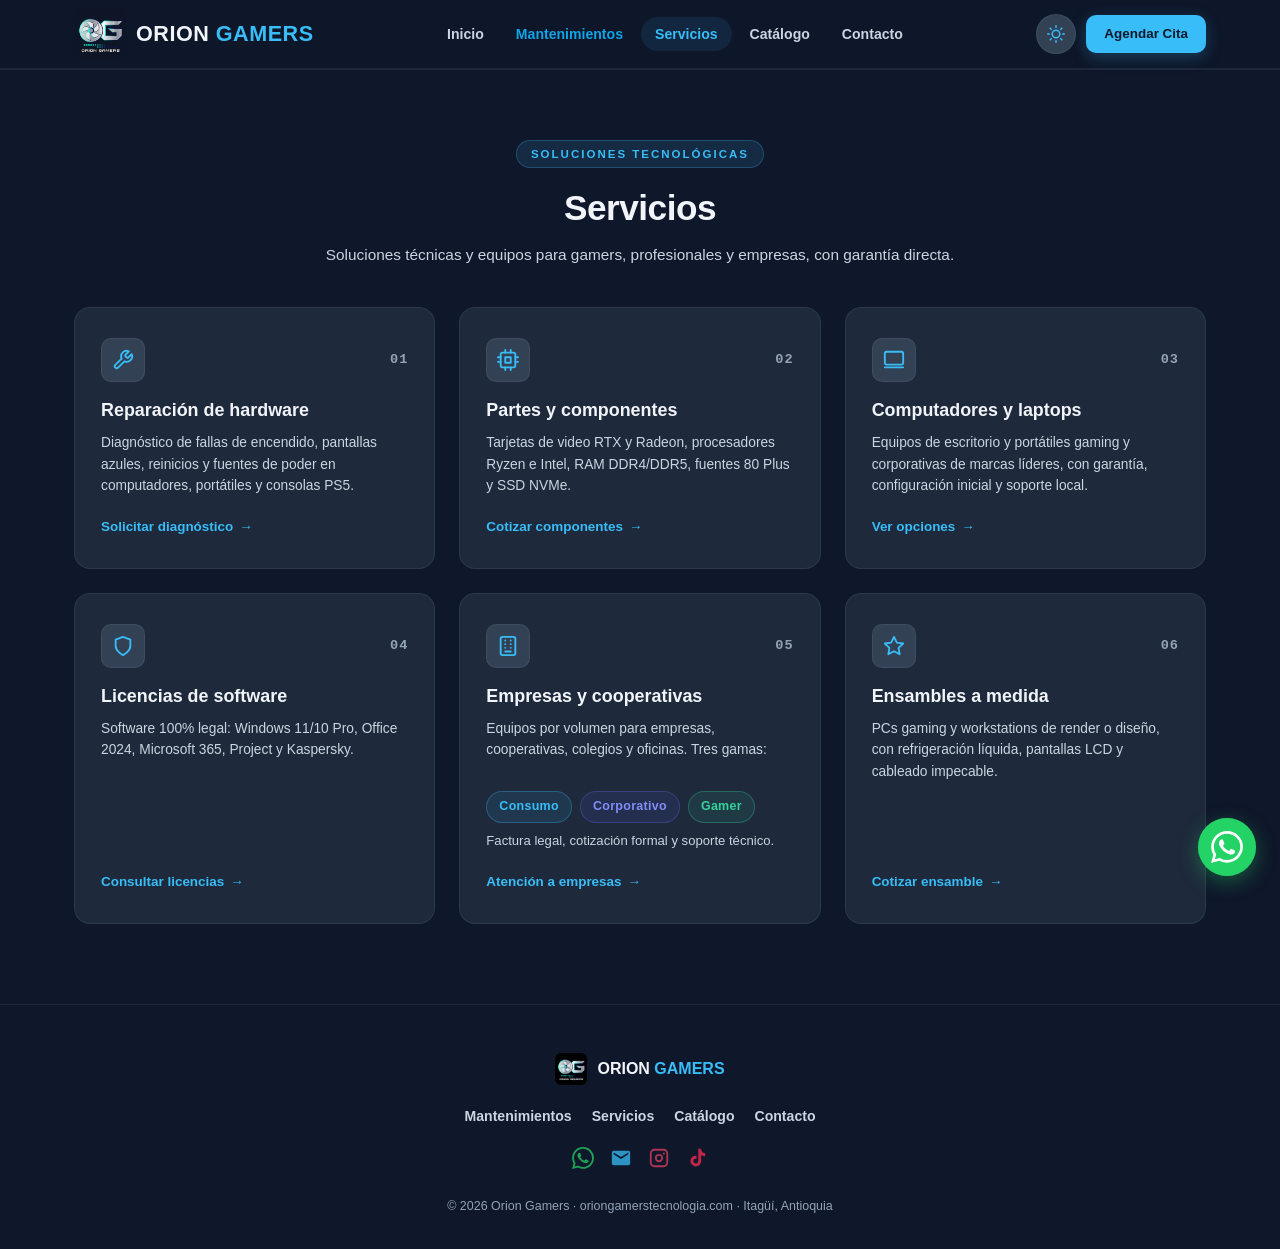
<file: servicios.html>
<!DOCTYPE html>
<html lang="es" data-theme="dark">
<head>
  <meta charset="UTF-8">
  <meta name="viewport" content="width=device-width, initial-scale=1.0">
  <title>Servicios · Orion Gamers | Itagüí</title>
  <meta name="description" content="Reparación de hardware, venta de partes, portátiles y PCs gamer, licencias oficiales y ensambles a medida en Itagüí.">
  <link rel="canonical" href="https://oriongamerstecnologia.com/servicios.html">
  <meta name="robots" content="index, follow">
  <meta name="theme-color" content="#0f172a">

  <!-- OpenGraph -->
  <meta property="og:title" content="Servicios · Orion Gamers | Itagüí">
  <meta property="og:description" content="Reparación, partes, computadores, licencias oficiales y ensambles a medida en Itagüí.">
  <meta property="og:type" content="website">
  <meta property="og:url" content="https://oriongamerstecnologia.com/servicios.html">
  <meta property="og:image" content="https://oriongamerstecnologia.com/Logos%20OrionGamers/Orion_Gamers_Variante_14.webp">

  <link rel="icon" type="image/webp" href="Logos%20OrionGamers/Orion_Gamers_Variante_14.webp" id="favicon">
  <link rel="stylesheet" href="styles.css">
</head>
<body>

  <!-- ==================== HEADER ==================== -->
  <header class="header" id="header">
    <div class="container header-inner">
      <a href="index.html" class="logo">
        <img src="Logos%20OrionGamers/Orion_Gamers_Variante_14.webp" alt="Orion Gamers" id="brand-logo" width="52" height="52">
        <div class="logo-text">
          <span class="logo-name">ORION <span class="accent">GAMERS</span></span>
        </div>
      </a>
      <nav class="nav" id="nav">
        <a href="index.html" class="nav-link">Inicio</a>
        <a href="mantenimientos.html" class="nav-link nav-highlight">Mantenimientos</a>
        <a href="servicios.html" class="nav-link active">Servicios</a>
        <a href="catalogo.html" class="nav-link">Catálogo</a>
        <a href="contacto.html" class="nav-link">Contacto</a>
      </nav>
      <div class="header-actions">
        <button id="theme-toggle" class="theme-btn" type="button" aria-label="Cambiar tema">
          <svg class="theme-icon-sun" viewBox="0 0 24 24" width="18" height="18" fill="none" stroke="currentColor" stroke-width="2" stroke-linecap="round" stroke-linejoin="round"><circle cx="12" cy="12" r="5"></circle><line x1="12" y1="1" x2="12" y2="3"></line><line x1="12" y1="21" x2="12" y2="23"></line><line x1="4.22" y1="4.22" x2="5.64" y2="5.64"></line><line x1="18.36" y1="18.36" x2="19.78" y2="19.78"></line><line x1="1" y1="12" x2="3" y2="12"></line><line x1="21" y1="12" x2="23" y2="12"></line><line x1="4.22" y1="19.78" x2="5.64" y2="18.36"></line><line x1="18.36" y1="5.64" x2="19.78" y2="4.22"></line></svg>
          <svg class="theme-icon-moon" viewBox="0 0 24 24" width="18" height="18" fill="none" stroke="currentColor" stroke-width="2" stroke-linecap="round" stroke-linejoin="round"><path d="M21 12.79A9 9 0 1 1 11.21 3 7 7 0 0 0 21 12.79z"></path></svg>
        </button>
        <a href="https://wa.me/573137829331?text=Hola%20Orion%20Gamers%2C%20quiero%20informaci%C3%B3n" target="_blank" rel="noopener" class="btn btn-primary btn-sm hide-mobile">Agendar Cita</a>
        <button id="menu-toggle" class="menu-btn" type="button" aria-label="Menú" aria-expanded="false">
          <span></span><span></span><span></span>
        </button>
      </div>
    </div>
  </header>

  <!-- ==================== MAIN CONTENT ==================== -->
  <main>
    <section class="services-section" id="servicios">
      <div class="container">
        
        <div class="section-header">
          <span class="section-badge">SOLUCIONES TECNOLÓGICAS</span>
          <h1 class="section-title">Servicios</h1>
          <p class="section-desc">Soluciones técnicas y equipos para gamers, profesionales y empresas, con garantía directa.</p>
        </div>

        <div class="services-grid-6">
          
          <!-- 1. Reparación de Hardware -->
          <div class="service-box">
            <div class="service-box-header">
              <span class="service-box-icon">
                <svg viewBox="0 0 24 24" fill="none" stroke="currentColor" stroke-width="2" stroke-linecap="round" stroke-linejoin="round"><path d="M14.7 6.3a1 1 0 0 0 0 1.4l1.6 1.6a1 1 0 0 0 1.4 0l3.77-3.77a6 6 0 0 1-7.94 7.94l-6.91 6.91a2.12 2.12 0 0 1-3-3l6.91-6.91a6 6 0 0 1 7.94-7.94l-3.76 3.76z"></path></svg>
              </span>
              <span class="service-box-num">01</span>
            </div>
            <h3 class="service-box-title">Reparación de hardware</h3>
            <p class="service-box-desc">Diagnóstico de fallas de encendido, pantallas azules, reinicios y fuentes de poder en computadores, portátiles y consolas PS5.</p>
            <a href="https://wa.me/573137829331?text=Hola%20Orion%20Gamers%2C%20tengo%20una%20falla%20en%20mi%20computador%20o%20consola%20y%20requiero%20diagn%C3%B3stico%20y%20reparaci%C3%B3n." target="_blank" rel="noopener" class="service-box-link">
              Solicitar diagnóstico <span>→</span>
            </a>
          </div>

          <!-- 2. Venta de Partes y Componentes -->
          <div class="service-box">
            <div class="service-box-header">
              <span class="service-box-icon">
                <svg viewBox="0 0 24 24" fill="none" stroke="currentColor" stroke-width="2" stroke-linecap="round" stroke-linejoin="round"><rect x="4" y="4" width="16" height="16" rx="2"></rect><rect x="9" y="9" width="6" height="6"></rect><line x1="9" y1="1" x2="9" y2="4"></line><line x1="15" y1="1" x2="15" y2="4"></line><line x1="9" y1="20" x2="9" y2="23"></line><line x1="15" y1="20" x2="15" y2="23"></line><line x1="20" y1="9" x2="23" y2="9"></line><line x1="20" y1="14" x2="23" y2="14"></line><line x1="1" y1="9" x2="4" y2="9"></line><line x1="1" y1="14" x2="4" y2="14"></line></svg>
              </span>
              <span class="service-box-num">02</span>
            </div>
            <h3 class="service-box-title">Partes y componentes</h3>
            <p class="service-box-desc">Tarjetas de video RTX y Radeon, procesadores Ryzen e Intel, RAM DDR4/DDR5, fuentes 80 Plus y SSD NVMe.</p>
            <a href="https://wa.me/573137829331?text=Hola%20Orion%20Gamers%2C%20quiero%20cotizar%20partes%20y%20componentes%20para%20repotenciar%20mi%20equipo." target="_blank" rel="noopener" class="service-box-link">
              Cotizar componentes <span>→</span>
            </a>
          </div>

          <!-- 3. Venta de Computadores y Laptops -->
          <div class="service-box">
            <div class="service-box-header">
              <span class="service-box-icon">
                <svg viewBox="0 0 24 24" fill="none" stroke="currentColor" stroke-width="2" stroke-linecap="round" stroke-linejoin="round"><rect x="2" y="3" width="20" height="14" rx="2" ry="2"></rect><line x1="2" y1="20" x2="22" y2="20"></line></svg>
              </span>
              <span class="service-box-num">03</span>
            </div>
            <h3 class="service-box-title">Computadores y laptops</h3>
            <p class="service-box-desc">Equipos de escritorio y portátiles gaming y corporativas de marcas líderes, con garantía, configuración inicial y soporte local.</p>
            <a href="https://wa.me/573137829331?text=Hola%20Orion%20Gamers%2C%20busco%20asesor%C3%ADa%20para%20comprar%20un%20computador%20o%20laptop%20nuevo." target="_blank" rel="noopener" class="service-box-link">
              Ver opciones <span>→</span>
            </a>
          </div>

          <!-- 4. Licencias de software -->
          <div class="service-box">
            <div class="service-box-header">
              <span class="service-box-icon">
                <svg viewBox="0 0 24 24" fill="none" stroke="currentColor" stroke-width="2" stroke-linecap="round" stroke-linejoin="round"><path d="M12 22s8-4 8-10V5l-8-3-8 3v7c0 6 8 10 8 10z"></path></svg>
              </span>
              <span class="service-box-num">04</span>
            </div>
            <h3 class="service-box-title">Licencias de software</h3>
            <p class="service-box-desc">Software 100% legal: Windows 11/10 Pro, Office 2024, Microsoft 365, Project y Kaspersky.</p>
            <a href="https://wa.me/573137829331?text=Hola%20Orion%20Gamers%2C%20me%20interesa%20adquirir%20licencias%20oficiales%20de%20Windows%20%2F%20Office%20%2F%20Kaspersky." target="_blank" rel="noopener" class="service-box-link">
              Consultar licencias <span>→</span>
            </a>
          </div>

          <!-- 5. Consumo Cooperativo y Corporativo -->
          <div class="service-box">
            <div class="service-box-header">
              <span class="service-box-icon">
                <svg viewBox="0 0 24 24" fill="none" stroke="currentColor" stroke-width="2" stroke-linecap="round" stroke-linejoin="round"><rect x="4" y="2" width="16" height="20" rx="2" ry="2"></rect><line x1="9" y1="6" x2="9" y2="6.01"></line><line x1="15" y1="6" x2="15" y2="6.01"></line><line x1="9" y1="10" x2="9" y2="10.01"></line><line x1="15" y1="10" x2="15" y2="10.01"></line><line x1="9" y1="14" x2="9" y2="14.01"></line><line x1="15" y1="14" x2="15" y2="14.01"></line><line x1="9" y1="18" x2="15" y2="18"></line></svg>
              </span>
              <span class="service-box-num">05</span>
            </div>
            <h3 class="service-box-title">Empresas y cooperativas</h3>
            <p class="service-box-desc">Equipos por volumen para empresas, cooperativas, colegios y oficinas. Tres gamas:</p>
            <div class="equipment-tiers">
              <span class="tier-badge tier-consumo">Consumo</span>
              <span class="tier-badge tier-corporativo">Corporativo</span>
              <span class="tier-badge tier-gamer">Gamer</span>
            </div>
            <p class="service-box-desc" style="margin-top: 8px; font-size: .82rem;">Factura legal, cotización formal y soporte técnico.</p>
            <a href="https://wa.me/573137829331?text=Hola%20Orion%20Gamers%2C%20requiero%20informaci%C3%B3n%20sobre%20suministros%20y%20compras%20corporativas%20por%20volumen." target="_blank" rel="noopener" class="service-box-link">
              Atención a empresas <span>→</span>
            </a>
          </div>

          <!-- 6. Ensambles a medida -->
          <div class="service-box">
            <div class="service-box-header">
              <span class="service-box-icon">
                <svg viewBox="0 0 24 24" fill="none" stroke="currentColor" stroke-width="2" stroke-linecap="round" stroke-linejoin="round"><polygon points="12 2 15.09 8.26 22 9.27 17 14.14 18.18 21.02 12 17.77 5.82 21.02 7 14.14 2 9.27 8.91 8.26 12 2"></polygon></svg>
              </span>
              <span class="service-box-num">06</span>
            </div>
            <h3 class="service-box-title">Ensambles a medida</h3>
            <p class="service-box-desc">PCs gaming y workstations de render o diseño, con refrigeración líquida, pantallas LCD y cableado impecable.</p>
            <a href="https://wa.me/573137829331?text=Hola%20Orion%20Gamers%2C%20quiero%20cotizar%20un%20ensamble%20personalizado%20a%20mi%20presupuesto%20y%20necesidades." target="_blank" rel="noopener" class="service-box-link">
              Cotizar ensamble <span>→</span>
            </a>
          </div>

        </div>

      </div>
    </section>
  </main>

  <!-- ==================== FOOTER ==================== -->
  <footer class="footer">
    <div class="container footer-inner">
      <div class="footer-brand">
        <img src="Logos%20OrionGamers/Orion_Gamers_Variante_14.webp" alt="Orion Gamers" width="36" height="36" id="footer-logo">
        <span>ORION <span class="accent">GAMERS</span></span>
      </div>
      <div class="footer-links">
        <a href="mantenimientos.html">Mantenimientos</a>
        <a href="servicios.html">Servicios</a>
        <a href="catalogo.html">Catálogo</a>
        <a href="contacto.html">Contacto</a>
      </div>
      <div class="footer-contact">
        <a href="https://wa.me/573137829331" target="_blank" rel="noopener" aria-label="WhatsApp" title="WhatsApp"><img src="iconos/whatsapp.svg" alt="" width="22" height="22"></a>
        <a href="mailto:oriongamers9@gmail.com" aria-label="Correo" title="Correo"><img src="iconos/correo.svg" alt="" width="22" height="22"></a>
        <a href="https://www.instagram.com/oriongamers" target="_blank" rel="noopener" aria-label="Instagram" title="Instagram"><img src="iconos/instagram.svg" alt="" width="22" height="22"></a>
        <a href="https://www.tiktok.com/@oriongamers" target="_blank" rel="noopener" aria-label="TikTok" title="TikTok"><img src="iconos/tiktok.svg" alt="" width="22" height="22"></a>
      </div>
      <p class="footer-copy">&copy; 2026 Orion Gamers · oriongamerstecnologia.com · Itagüí, Antioquia</p>
    </div>
  </footer>

  <!-- ==================== WHATSAPP FAB ==================== -->
  <a href="https://wa.me/573137829331?text=Hola%20Orion%20Gamers%2C%20tengo%20una%20consulta" target="_blank" rel="noopener" class="wa-fab" aria-label="WhatsApp">
    <span class="wa-pulse"></span>
    <svg viewBox="0 0 24 24" width="32" height="32" fill="white"><path d="M17.472 14.382c-.297-.149-1.758-.867-2.03-.967-.273-.099-.471-.148-.67.15-.197.297-.767.966-.94 1.164-.173.199-.347.223-.644.075-.297-.15-1.255-.463-2.39-1.475-.883-.788-1.48-1.761-1.653-2.059-.173-.297-.018-.458.13-.606.134-.133.298-.347.446-.52.149-.174.198-.298.298-.497.099-.198.05-.371-.025-.52-.075-.149-.669-1.612-.916-2.207-.242-.579-.487-.5-.669-.51-.173-.008-.371-.01-.57-.01-.198 0-.52.074-.792.372-.272.297-1.04 1.016-1.04 2.479 0 1.462 1.065 2.875 1.213 3.074.149.198 2.096 3.2 5.077 4.487.709.306 1.262.489 1.694.625.712.227 1.36.195 1.871.118.571-.085 1.758-.719 2.006-1.413.248-.694.248-1.289.173-1.413-.074-.124-.272-.198-.57-.347m-5.421 7.403h-.004a9.87 9.87 0 01-5.031-1.378l-.361-.214-3.741.982.998-3.648-.235-.374a9.86 9.86 0 01-1.51-5.26c.001-5.45 4.436-9.884 9.888-9.884 2.64 0 5.122 1.03 6.988 2.898a9.825 9.825 0 012.893 6.994c-.003 5.45-4.437 9.884-9.885 9.884m8.413-18.297A11.815 11.815 0 0012.05 0C5.495 0 .16 5.335.157 11.892c0 2.096.547 4.142 1.588 5.945L.057 24l6.305-1.654a11.882 11.882 0 005.683 1.448h.005c6.554 0 11.89-5.335 11.893-11.893a11.821 11.821 0 00-3.48-8.413z"/></svg>
  </a>

  <!-- ==================== SCRIPTS ==================== -->
  <script src="script.js"></script>
</body>
</html>
</file>
<file: styles.css>
/* ==========================================================================
   ORION GAMERS — Estilos Principales
   Minimalista · Modo Dual (Dark / Light) · Multi-página
   ========================================================================== */

/* ─── VARIABLES ─── */
:root {
  --font: -apple-system, BlinkMacSystemFont, "Segoe UI", Roboto, Helvetica, Arial, sans-serif;
  --ease: cubic-bezier(.4, 0, .2, 1);
  --speed: .3s;
  --r-sm: 10px;
  --r-md: 16px;
  --r-lg: 22px;
  --r-full: 9999px;
  --wa: #25d366;
  --wa-hover: #1ead57;
  --wa-glow: rgba(37, 211, 102, .35);
}

/* ─── DARK THEME ─── */
[data-theme="dark"] {
  --bg-0: #0f172a;
  --bg-1: #1e293b;
  --bg-2: #334155;
  --bg-glass: rgba(15, 23, 42, .92);
  --text-1: #f1f5f9;
  --text-2: #cbd5e1;
  --text-3: #94a3b8;
  --accent: #38bdf8;
  --accent-dim: rgba(56, 189, 248, .10);
  --accent-glow: rgba(56, 189, 248, .25);
  --orange: #0ea5e9;
  --orange-glow: rgba(14, 165, 233, .20);
  --border: rgba(148, 163, 184, .12);
  --border-accent: rgba(56, 189, 248, .25);
  --shadow: 0 8px 32px rgba(0,0,0,.60);
  --shadow-sm: 0 2px 8px rgba(0,0,0,.35);
}

/* ─── LIGHT THEME ─── */
[data-theme="light"] {
  --bg-0: #f1f5f9;
  --bg-1: #ffffff;
  --bg-2: #e2e8f0;
  --bg-glass: rgba(241, 245, 249, .92);
  --text-1: #0f172a;
  --text-2: #334155;
  --text-3: #64748b;
  --accent: #0284c7;
  --accent-dim: rgba(2, 132, 199, .08);
  --accent-glow: rgba(2, 132, 199, .16);
  --orange: #0369a1;
  --orange-glow: rgba(3, 105, 161, .12);
  --border: rgba(15, 23, 42, .10);
  --border-accent: rgba(2, 132, 199, .25);
  --shadow: 0 8px 32px rgba(0,0,0,.08);
  --shadow-sm: 0 2px 8px rgba(0,0,0,.05);
}

/* ─── RESET ─── */
*, *::before, *::after { box-sizing: border-box; margin: 0; padding: 0; }
html { scroll-behavior: smooth; }
body {
  font-family: var(--font);
  background: var(--bg-0);
  color: var(--text-1);
  line-height: 1.6;
  -webkit-font-smoothing: antialiased;
  transition: background var(--speed) var(--ease), color var(--speed) var(--ease);
  overflow-x: hidden;
}
a { text-decoration: none; color: inherit; transition: all var(--speed) var(--ease); }
img { max-width: 100%; height: auto; display: block; }
.container { max-width: 1180px; margin: 0 auto; padding: 0 24px; }
.accent { color: var(--accent); }

/* ─── GRADIENT TEXT ─── */
.gradient {
  background: linear-gradient(135deg, var(--accent) 0%, var(--orange) 100%);
  -webkit-background-clip: text;
  -webkit-text-fill-color: transparent;
  background-clip: text;
}

/* ─── BUTTONS ─── */
.btn {
  display: inline-flex; align-items: center; gap: 8px;
  font-weight: 700; border: none; cursor: pointer;
  border-radius: var(--r-sm); transition: all var(--speed) var(--ease);
  font-size: .92rem; text-decoration: none;
}
.btn-sm { padding: 8px 18px; font-size: .84rem; }
.btn-primary {
  background: var(--accent); color: #0f172a; font-weight: 800;
  box-shadow: 0 4px 16px var(--accent-glow);
}
.btn-primary:hover { transform: translateY(-2px); filter: brightness(1.12); box-shadow: 0 8px 24px var(--accent-glow); }
.btn-whatsapp {
  background: var(--wa); color: #fff;
  padding: 14px 28px; border-radius: var(--r-sm);
  box-shadow: 0 4px 16px var(--wa-glow);
}
.btn-whatsapp:hover { background: var(--wa-hover); transform: translateY(-2px); box-shadow: 0 8px 24px var(--wa-glow); }
.btn-ghost {
  background: transparent; color: var(--text-2);
  padding: 14px 28px; border: 1px solid var(--border);
}
.btn-ghost:hover { color: var(--accent); border-color: var(--accent); background: var(--accent-dim); }
.btn-outline {
  background: transparent; color: var(--text-2);
  padding: 12px 24px; border: 1px solid var(--border);
}
.btn-outline:hover { color: var(--accent); border-color: var(--accent); }

/* ─── HEADER ─── */
.header {
  position: sticky; top: 0; z-index: 100;
  background: var(--bg-glass);
  backdrop-filter: blur(16px); -webkit-backdrop-filter: blur(16px);
  border-bottom: 1px solid var(--border);
  transition: background var(--speed) var(--ease), border var(--speed) var(--ease);
}
.header-inner {
  display: flex; align-items: center; justify-content: space-between;
  height: 68px;
}

/* Logo */
.logo { display: flex; align-items: center; gap: 10px; }
.logo img {
  width: 52px; height: 52px; border-radius: 8px;
  object-fit: cover;
}
[data-theme="dark"] .logo img { mix-blend-mode: lighten; }
[data-theme="light"] .logo img { mix-blend-mode: darken; }
.logo-name { font-size: 1.35rem; font-weight: 800; letter-spacing: .5px; }

/* Nav */
.nav { display: flex; align-items: center; gap: 4px; }
.nav-link {
  font-size: .88rem; font-weight: 600; color: var(--text-2);
  padding: 6px 14px; border-radius: var(--r-full);
}
.nav-link:hover, .nav-link.active { color: var(--accent); background: var(--accent-dim); }
.nav-highlight { font-weight: 700; color: var(--orange); }
.nav-highlight:hover { color: var(--orange); background: var(--orange-glow); }

/* Header actions */
.header-actions { display: flex; align-items: center; gap: 10px; }

/* Theme toggle */
.theme-btn {
  width: 40px; height: 40px; border-radius: 50%;
  background: var(--bg-2); border: 1px solid var(--border);
  cursor: pointer; display: flex; align-items: center; justify-content: center;
  color: var(--text-1); transition: all var(--speed) var(--ease);
}
.theme-btn:hover { border-color: var(--accent); transform: scale(1.08); }
.theme-btn svg {
  width: 18px; height: 18px; display: block;
}
[data-theme="dark"] .theme-icon-moon { display: none; }
[data-theme="dark"] .theme-icon-sun { display: block; color: var(--accent); }
[data-theme="light"] .theme-icon-sun { display: none; }
[data-theme="light"] .theme-icon-moon { display: block; color: var(--text-1); }

/* Menu button mobile */
.menu-btn {
  display: none; background: none; border: none; cursor: pointer;
  width: 32px; height: 24px; position: relative;
  flex-direction: column; justify-content: space-between;
}
.menu-btn span {
  display: block; width: 100%; height: 2px; background: var(--text-1);
  border-radius: 2px; transition: all .3s ease;
}
.menu-btn.open span:nth-child(1) { transform: translateY(11px) rotate(45deg); }
.menu-btn.open span:nth-child(2) { opacity: 0; }
.menu-btn.open span:nth-child(3) { transform: translateY(-11px) rotate(-45deg); }

/* ─── HERO ─── */
.hero {
  padding: 80px 0 60px;
  position: relative; overflow: hidden;
}
.hero::before {
  content: ""; position: absolute; top: -30%; right: -10%;
  width: 600px; height: 600px; border-radius: 50%;
  background: radial-gradient(circle, var(--accent-glow) 0%, transparent 70%);
  filter: blur(80px); opacity: .5; pointer-events: none;
}
.hero-grid {
  display: grid; grid-template-columns: 1fr 1fr;
  align-items: center; gap: 56px; position: relative; z-index: 1;
}

/* Hero text */
.hero-text { display: flex; flex-direction: column; gap: 20px; }
.hero-eyebrow {
  font-size: .82rem; font-weight: 700; text-transform: uppercase;
  letter-spacing: 2px; color: var(--accent);
}
.hero-title {
  font-size: 3.2rem; font-weight: 800; line-height: 1.1;
  letter-spacing: -1px;
}
.hero-sub {
  font-size: 1.08rem; color: var(--text-2); line-height: 1.7;
  max-width: 480px;
}
.hero-ctas { display: flex; gap: 14px; flex-wrap: wrap; margin-top: 8px; }

/* Hero visual */
.hero-visual { display: flex; justify-content: center; position: relative; }
.hero-card { position: relative; width: 100%; max-width: 460px; }
.hero-glow {
  position: absolute; inset: -16px; border-radius: var(--r-lg);
  background: linear-gradient(135deg, var(--accent-glow), var(--orange-glow));
  filter: blur(32px); opacity: .6;
}
.hero-img {
  position: relative; z-index: 1; width: 100%; height: 440px;
  object-fit: cover; border-radius: var(--r-lg);
  border: 1px solid var(--border-accent);
  box-shadow: var(--shadow);
}
.hero-img-caption {
  position: absolute; bottom: 0; left: 0; right: 0; z-index: 2;
  padding: 16px 20px;
  background: linear-gradient(to top, rgba(5,8,22,.92) 0%, transparent 100%);
  border-radius: 0 0 var(--r-lg) var(--r-lg);
  font-size: .82rem; color: #c8d0e8; line-height: 1.5;
  display: flex; align-items: center; gap: 10px;
}
.pill {
  flex-shrink: 0; background: var(--accent); color: #0d0d0d;
  font-size: .68rem; font-weight: 800; text-transform: uppercase;
  padding: 3px 8px; border-radius: var(--r-full);
}

/* ─── QUICK LINKS (SERVICE CARDS) ─── */
.quick-links { padding: 20px 0 80px; }
.cards-grid {
  display: grid; grid-template-columns: repeat(4, 1fr); gap: 20px;
}
.service-card {
  display: flex; flex-direction: column; gap: 10px;
  background: var(--bg-1); border: 1px solid var(--border);
  border-radius: var(--r-md); padding: 28px 24px;
  position: relative; overflow: hidden;
  transition: all var(--speed) var(--ease); cursor: pointer;
}
.service-card:hover {
  border-color: var(--accent); transform: translateY(-4px);
  box-shadow: var(--shadow), 0 0 0 1px var(--accent);
}
.card-featured {
  border-color: var(--orange-glow);
  background: linear-gradient(135deg, var(--bg-1) 60%, var(--orange-glow) 180%);
}
.card-icon {
  width: 44px; height: 44px; border-radius: var(--r-sm);
  background: var(--bg-2); border: 1px solid var(--border);
  display: flex; align-items: center; justify-content: center;
  color: var(--accent); transition: all var(--speed) var(--ease);
}
.card-featured .card-icon {
  color: var(--orange); border-color: rgba(255, 107, 0, 0.25);
  background: rgba(255, 107, 0, 0.08);
}
.card-icon svg { width: 22px; height: 22px; display: block; }
.service-card:hover .card-icon { border-color: var(--accent); transform: scale(1.05); }
.card-featured:hover .card-icon { border-color: var(--orange); }
.service-card h3 { font-size: 1.05rem; font-weight: 700; }
.service-card p { font-size: .84rem; color: var(--text-2); line-height: 1.5; flex-grow: 1; }
.card-arrow {
  align-self: flex-end; font-size: 1.2rem; color: var(--text-3);
  transition: all var(--speed) var(--ease);
}
.service-card:hover .card-arrow { color: var(--accent); transform: translateX(4px); }
.card-featured:hover .card-arrow { color: var(--orange); }

/* ─── SECTION HEADER ─── */
.section-header { text-align: center; margin-bottom: 40px; }
.section-header h2 { font-size: 2rem; font-weight: 800; letter-spacing: -.5px; }
.section-header p { color: var(--text-2); margin-top: 6px; font-size: .96rem; }
.gallery-cta { text-align: center; margin-top: 32px; }

/* ─── CAROUSEL ─── */
.carousel-section { padding: 60px 0 80px; }
.carousel {
  position: relative; width: 100%; max-width: 860px; margin: 0 auto;
  border-radius: var(--r-lg); overflow: hidden;
  background: var(--bg-2); box-shadow: var(--shadow);
}

/* Crossfade animation */
@keyframes crossfade {
  from { opacity: 0; transform: scale(1.03); }
  to   { opacity: 1; transform: scale(1); }
}
.carousel-img {
  width: 100%; height: 420px; object-fit: cover; display: block;
}
.carousel-img.fade { animation: crossfade .45s cubic-bezier(.16,1,.3,1) forwards; }

/* Overlay */
.carousel-overlay {
  position: absolute; bottom: 0; left: 0; right: 0;
  padding: 24px 28px;
  background: linear-gradient(to top, rgba(0,0,0,.85) 0%, rgba(0,0,0,.35) 65%, transparent 100%);
}
.carousel-overlay.fade { animation: crossfade .45s cubic-bezier(.16,1,.3,1) forwards; }
.carousel-counter {
  font-size: .72rem; font-weight: 700; text-transform: uppercase;
  letter-spacing: 2.5px; color: var(--accent); margin-bottom: 4px;
}
.carousel-title {
  font-size: 1.2rem; font-weight: 700; color: #fff;
}
.carousel-desc {
  font-size: .86rem; color: #c0c8de; margin-top: 3px; line-height: 1.5;
}

/* Arrows */
.carousel-arrow {
  position: absolute; top: 50%; transform: translateY(-50%);
  width: 42px; height: 42px; border-radius: 50%;
  background: rgba(0,0,0,.45); border: none; color: #fff;
  font-size: 1.6rem; cursor: pointer; display: flex;
  align-items: center; justify-content: center;
  transition: all .25s var(--ease); backdrop-filter: blur(4px);
}
.carousel-arrow:hover { background: var(--accent); color: #0d0d0d; }
.carousel-prev { left: 14px; }
.carousel-next { right: 14px; }

/* Dots */
.carousel-dots {
  position: absolute; top: 14px; right: 16px;
  display: flex; gap: 5px;
}
.carousel-dot {
  width: 8px; height: 8px; border-radius: var(--r-full);
  background: rgba(255,255,255,.35); border: none; cursor: pointer;
  transition: all .3s var(--ease); padding: 0;
}
.carousel-dot:hover { background: rgba(255,255,255,.65); }
.carousel-dot.active {
  width: 22px; background: var(--accent);
}

/* Progress bar */
.carousel-progress {
  position: absolute; bottom: 0; left: 0; right: 0;
  height: 3px; background: rgba(255,255,255,.1);
}
.carousel-progress-bar {
  height: 100%; background: var(--accent); border-radius: 0 3px 3px 0;
  width: 0;
}
.carousel-progress-bar.running {
  animation: progressFill 5s linear forwards;
}
@keyframes progressFill {
  from { width: 0; }
  to   { width: 100%; }
}

/* ─── TRUST BAND ─── */
.trust-band {
  padding: 32px 0;
  background: var(--bg-1); border-top: 1px solid var(--border);
  border-bottom: 1px solid var(--border);
}
.trust-row {
  display: flex; justify-content: center; align-items: center;
  flex-wrap: wrap; gap: 32px;
}
.trust-item {
  display: flex; align-items: center; gap: 8px;
  font-size: .86rem; font-weight: 600; color: var(--text-2);
}
.trust-icon {
  display: inline-flex; align-items: center; justify-content: center;
  color: var(--accent); flex-shrink: 0;
}
.trust-icon svg { width: 18px; height: 18px; display: block; }

/* ─── FOOTER ─── */
.footer {
  padding: 48px 0 32px;
  border-top: 1px solid var(--border);
}
.footer-inner {
  display: flex; flex-direction: column; align-items: center;
  gap: 20px; text-align: center;
}
.footer-brand {
  display: flex; align-items: center; gap: 10px;
  font-size: 1rem; font-weight: 800;
}
.footer-brand img { width: 32px; height: 32px; border-radius: 6px; object-fit: cover; }
.footer-links { display: flex; gap: 20px; flex-wrap: wrap; }
.footer-links a { font-size: .88rem; font-weight: 600; color: var(--text-2); }
.footer-links a:hover { color: var(--accent); }
.footer-contact { display: flex; gap: 16px; flex-wrap: wrap; }
.footer-contact a { display: inline-flex; color: var(--text-3); }
.footer-contact a:hover { color: var(--accent); }
.footer-copy { font-size: .78rem; color: var(--text-3); margin-top: 8px; }

/* ─── WHATSAPP FAB ─── */
.wa-fab {
  position: fixed; bottom: 24px; right: 24px; z-index: 90;
  width: 58px; height: 58px; border-radius: 50%;
  background: var(--wa); display: flex; align-items: center; justify-content: center;
  box-shadow: 0 6px 20px var(--wa-glow);
  transition: transform .3s var(--ease);
}
.wa-fab:hover { transform: scale(1.1); background: var(--wa-hover); }
.wa-fab svg { position: relative; z-index: 2; }
.wa-pulse {
  position: absolute; inset: 0; border-radius: 50%;
  background: var(--wa); opacity: .5;
  animation: pulse 2s infinite;
}
@keyframes pulse {
  0% { transform: scale(1); opacity: .5; }
  100% { transform: scale(1.55); opacity: 0; }
}

/* ─── SCROLL MARGIN FOR ANCHORS ─── */
section[id] {
  scroll-margin-top: 80px;
}

/* ─── SECTION HEADERS & BADGES ─── */
.section-badge {
  display: inline-block;
  font-size: .72rem;
  font-weight: 800;
  text-transform: uppercase;
  letter-spacing: 2px;
  color: #38bdf8;
  background: rgba(56, 189, 248, 0.12);
  border: 1px solid rgba(56, 189, 248, 0.25);
  padding: 4px 14px;
  border-radius: var(--r-full);
  margin-bottom: 12px;
}
.section-title {
  font-size: 2.2rem;
  font-weight: 800;
  letter-spacing: -.5px;
  color: var(--text-1);
}
.section-desc {
  color: var(--text-2);
  margin-top: 8px;
  font-size: .98rem;
  max-width: 640px;
  margin-left: auto;
  margin-right: auto;
  line-height: 1.6;
}

/* ─── MANTENIMIENTO ESPECIALIZADO ─── */
.maintenance-section {
  padding: 70px 0 60px;
  position: relative;
}
.maint-grid {
  display: grid;
  grid-template-columns: repeat(4, 1fr);
  gap: 24px;
  margin-bottom: 40px;
}
.maint-card {
  background: var(--bg-1);
  border: 1px solid var(--border);
  border-radius: var(--r-lg);
  display: flex;
  flex-direction: column;
  padding: 32px 26px;
  position: relative;
  overflow: hidden;
  transition: transform var(--speed) var(--ease), border-color var(--speed) var(--ease), box-shadow var(--speed) var(--ease);
}
.maint-card:hover {
  transform: translateY(-6px);
  box-shadow: var(--shadow);
}
.maint-card::before {
  content: "";
  position: absolute;
  top: 0; left: 0; right: 0;
  height: 4px;
  background: transparent;
  transition: background var(--speed) var(--ease);
}
.maint-card-gamer:hover {
  border-color: #00e5ff;
  box-shadow: 0 12px 36px rgba(0, 229, 255, 0.15);
}
.maint-card-gamer::before {
  background: linear-gradient(90deg, #00e5ff, #38bdf8);
}
.maint-card-corp:hover {
  border-color: #3b82f6;
  box-shadow: 0 12px 36px rgba(59, 130, 246, 0.15);
}
.maint-card-corp::before {
  background: linear-gradient(90deg, #3b82f6, #6366f1);
}
.maint-card-laptop:hover {
  border-color: #10b981;
  box-shadow: 0 12px 36px rgba(16, 185, 129, 0.15);
}
.maint-card-laptop::before {
  background: linear-gradient(90deg, #10b981, #06b6d4);
}
.maint-card-ps5:hover {
  border-color: #0070d1;
  box-shadow: 0 12px 36px rgba(0, 112, 209, 0.25);
}
.maint-card-ps5::before {
  background: linear-gradient(90deg, #0070d1, #00f0ff);
}

.maint-card-header {
  display: flex;
  flex-direction: column;
  gap: 12px;
  margin-bottom: 20px;
}
.maint-icon-badge {
  width: 48px;
  height: 48px;
  border-radius: var(--r-md);
  background: var(--bg-2);
  border: 1px solid var(--border);
  display: flex;
  align-items: center;
  justify-content: center;
  color: var(--accent);
  transition: all var(--speed) var(--ease);
}
.maint-card-corporate .maint-icon-badge { color: #f59e0b; border-color: rgba(245, 158, 11, 0.25); }
.maint-card-laptop .maint-icon-badge { color: #10b981; border-color: rgba(16, 185, 129, 0.25); }
.maint-card-ps5 .maint-icon-badge { color: #0070d1; border-color: rgba(0, 112, 209, 0.25); }
.maint-icon-badge svg {
  width: 24px;
  height: 24px;
  display: block;
}
.maint-tag {
  font-size: .74rem;
  font-weight: 700;
  text-transform: uppercase;
  letter-spacing: 1px;
  color: var(--text-2);
}
.maint-card-title {
  font-size: 1.25rem;
  font-weight: 800;
  line-height: 1.3;
  color: var(--text-1);
}
.maint-card-desc {
  font-size: .88rem;
  color: var(--text-2);
  line-height: 1.55;
}

.maint-card-body {
  flex-grow: 1;
  border-top: 1px solid var(--border);
  padding-top: 20px;
  margin-bottom: 24px;
}
.maint-features-title {
  font-size: .80rem;
  font-weight: 700;
  text-transform: uppercase;
  letter-spacing: .8px;
  color: var(--text-2);
  margin-bottom: 14px;
}
.maint-checklist {
  list-style: none;
  display: flex;
  flex-direction: column;
  gap: 12px;
}
.maint-checklist li {
  display: flex;
  align-items: flex-start;
  gap: 10px;
  font-size: .86rem;
  color: var(--text-2);
  line-height: 1.45;
}
.maint-checklist li strong {
  color: var(--text-1);
}
.check-icon {
  flex-shrink: 0;
  width: 18px;
  height: 18px;
  border-radius: 50%;
  background: rgba(37, 211, 102, 0.15);
  color: #25d366;
  display: inline-flex;
  align-items: center;
  justify-content: center;
  font-size: .75rem;
  font-weight: 900;
  margin-top: 2px;
}

.maint-card-footer {
  margin-top: auto;
}
.maint-cta-btn {
  width: 100%;
  justify-content: center;
  padding: 12px 18px;
  font-size: .88rem;
}

/* ─── TARJETA COMPARATIVA DE VIDEOS ANTES Y DESPUÉS ─── */
.video-showcase-card {
  background: var(--bg-1);
  border: 1px solid var(--border);
  border-radius: var(--r-lg);
  padding: 38px 32px;
  margin-bottom: 36px;
  box-shadow: var(--shadow-sm);
  position: relative;
  overflow: hidden;
}
.video-showcase-header {
  text-align: center;
  margin-bottom: 28px;
}
.video-badge {
  display: inline-block;
  font-size: .72rem;
  font-weight: 800;
  text-transform: uppercase;
  letter-spacing: 2px;
  color: #f59e0b;
  background: rgba(245, 158, 11, 0.12);
  border: 1px solid rgba(245, 158, 11, 0.25);
  padding: 4px 14px;
  border-radius: var(--r-full);
  margin-bottom: 10px;
}
.video-showcase-title {
  font-size: 1.6rem;
  font-weight: 800;
  color: var(--text-1);
  letter-spacing: -.3px;
}
.video-showcase-desc {
  font-size: .92rem;
  color: var(--text-2);
  max-width: 680px;
  margin: 8px auto 0;
  line-height: 1.6;
}
.video-showcase-grid {
  display: grid;
  grid-template-columns: 1fr 1fr;
  gap: 24px;
}
.video-box {
  background: var(--bg-2);
  border: 1px solid var(--border);
  border-radius: var(--r-md);
  padding: 22px;
  display: flex;
  flex-direction: column;
  gap: 14px;
  transition: transform var(--speed) var(--ease), border-color var(--speed) var(--ease), box-shadow var(--speed) var(--ease);
}
.video-box:hover {
  transform: translateY(-4px);
}
.video-box-before:hover {
  border-color: rgba(239, 68, 68, 0.45);
  box-shadow: 0 10px 28px rgba(239, 68, 68, 0.12);
}
.video-box-after:hover {
  border-color: rgba(34, 197, 94, 0.45);
  box-shadow: 0 10px 28px rgba(34, 197, 94, 0.12);
}
.video-box-badge {
  display: inline-flex;
  align-items: center;
  gap: 8px;
  font-size: .74rem;
  font-weight: 800;
  letter-spacing: 1px;
  text-transform: uppercase;
  padding: 5px 12px;
  border-radius: var(--r-full);
  align-self: flex-start;
}
.badge-before {
  background: rgba(239, 68, 68, 0.12);
  color: #ef4444;
  border: 1px solid rgba(239, 68, 68, 0.25);
}
.badge-after {
  background: rgba(34, 197, 94, 0.12);
  color: #22c55e;
  border: 1px solid rgba(34, 197, 94, 0.25);
}
.dot-red {
  color: #ef4444;
  font-size: .9rem;
}
.dot-green {
  color: #22c55e;
  font-size: .9rem;
}
.aspect-pill {
  font-size: .68rem;
  font-weight: 700;
  text-transform: uppercase;
  letter-spacing: .5px;
  color: var(--text-3);
  background: var(--bg-1);
  padding: 3px 8px;
  border-radius: var(--r-full);
  border: 1px solid var(--border);
}

.video-box-header {
  display: flex;
  align-items: center;
  justify-content: flex-start;
  gap: 10px;
}

.video-wrapper {
  position: relative;
  width: 100%;
  max-width: 250px;
  margin: 0 auto;
  aspect-ratio: 478 / 850;
  border-radius: var(--r-md);
  overflow: hidden;
  background: #000;
  box-shadow: 0 8px 24px rgba(0, 0, 0, 0.45);
  border: 1px solid var(--border);
  transition: border-color var(--speed) var(--ease), box-shadow var(--speed) var(--ease);
}
.video-wrapper:hover {
  border-color: #38bdf8;
  box-shadow: 0 10px 28px rgba(56, 189, 248, 0.2);
}
.showcase-video {
  width: 100%;
  height: 100%;
  display: block;
  object-fit: contain;
  background: #000;
}

.btn-expand-trigger {
  width: 100%;
  max-width: 250px;
  margin: 10px auto 0;
  padding: 10px 16px;
  font-size: .84rem;
  font-weight: 700;
  border-radius: var(--r-sm);
  display: flex;
  align-items: center;
  justify-content: center;
  gap: 8px;
  cursor: pointer;
  background: var(--bg-1);
  border: 1px solid var(--border);
  color: var(--text-1);
  transition: all var(--speed) var(--ease);
}
.btn-expand-trigger:hover {
  transform: translateY(-2px);
  border-color: #38bdf8;
  color: #38bdf8;
  background: rgba(56, 189, 248, 0.08);
  box-shadow: 0 4px 14px rgba(56, 189, 248, 0.25);
}
.btn-expand-before:hover {
  border-color: #ef4444;
  color: #ef4444;
  background: rgba(239, 68, 68, 0.08);
  box-shadow: 0 4px 14px rgba(239, 68, 68, 0.2);
}
.btn-expand-after:hover {
  border-color: #22c55e;
  color: #22c55e;
  background: rgba(34, 197, 94, 0.08);
  box-shadow: 0 4px 14px rgba(34, 197, 94, 0.2);
}
.btn-expand-after:hover {
  border-color: #22c55e;
  color: #22c55e;
  box-shadow: 0 4px 14px rgba(34, 197, 94, 0.2);
}

.video-box-info {
  display: flex;
  flex-direction: column;
  gap: 8px;
  padding-top: 4px;
}
.video-box-info h4 {
  font-size: .94rem;
  font-weight: 700;
  color: var(--text-1);
}
.video-box-info ul {
  list-style: none;
  display: flex;
  flex-direction: column;
  gap: 6px;
}
.video-box-info li {
  font-size: .84rem;
  color: var(--text-2);
  line-height: 1.45;
  position: relative;
  padding-left: 16px;
}
.video-box-info li::before {
  content: "•";
  position: absolute;
  left: 2px;
  top: 0;
  color: var(--text-3);
  font-size: 1rem;
}
.video-showcase-footer {
  margin-top: 26px;
  padding-top: 22px;
  border-top: 1px solid var(--border);
  display: flex;
  align-items: center;
  justify-content: space-between;
  gap: 20px;
  flex-wrap: wrap;
}
.video-footer-text {
  display: flex;
  align-items: center;
  gap: 10px;
  font-size: .88rem;
  color: var(--text-2);
  max-width: 620px;
  line-height: 1.5;
}
.sparkle-icon {
  font-size: 1.3rem;
  flex-shrink: 0;
}

/* ─── TARJETA PROCESO MANTENIMIENTO PLAYSTATION 5 (PS5) ─── */
.ps5-showcase-card {
  background: var(--bg-1);
  border: 1px solid var(--border);
  border-radius: var(--r-lg);
  padding: 38px 32px;
  margin-bottom: 36px;
  box-shadow: var(--shadow-sm);
  position: relative;
  overflow: hidden;
}
.ps5-showcase-card::before {
  content: "";
  position: absolute;
  top: 0; left: 0; right: 0;
  height: 4px;
  background: linear-gradient(90deg, #0070d1, #00f0ff, #0070d1);
}
.ps5-showcase-header {
  text-align: center;
  margin-bottom: 28px;
}
.ps5-badge {
  display: inline-block;
  font-size: .72rem;
  font-weight: 800;
  text-transform: uppercase;
  letter-spacing: 2px;
  color: #38bdf8;
  background: rgba(0, 112, 209, 0.14);
  border: 1px solid rgba(0, 112, 209, 0.35);
  padding: 4px 14px;
  border-radius: var(--r-full);
  margin-bottom: 10px;
}
.ps5-showcase-title {
  font-size: 1.6rem;
  font-weight: 800;
  color: var(--text-1);
  letter-spacing: -.3px;
}
.ps5-showcase-desc {
  font-size: .92rem;
  color: var(--text-2);
  max-width: 720px;
  margin: 8px auto 0;
  line-height: 1.6;
}
.ps5-showcase-grid {
  display: grid;
  grid-template-columns: 320px 1fr;
  gap: 28px;
  align-items: start;
}

/* Reproductor Columna Izquierda */
.ps5-player-box {
  background: var(--bg-2);
  border: 1px solid var(--border);
  border-radius: var(--r-md);
  padding: 20px;
  display: flex;
  flex-direction: column;
  gap: 12px;
  transition: border-color var(--speed) var(--ease), box-shadow var(--speed) var(--ease);
}
.ps5-player-box:hover {
  border-color: rgba(0, 112, 209, 0.45);
  box-shadow: 0 10px 28px rgba(0, 112, 209, 0.15);
}
.ps5-player-header {
  display: flex;
  align-items: center;
  justify-content: space-between;
  gap: 10px;
}
.ps5-phase-pill {
  font-size: .74rem;
  font-weight: 800;
  letter-spacing: .5px;
  text-transform: uppercase;
  color: #38bdf8;
  background: rgba(56, 189, 248, 0.12);
  border: 1px solid rgba(56, 189, 248, 0.25);
  padding: 4px 10px;
  border-radius: var(--r-full);
}
.ps5-video-wrapper {
  max-width: 100%;
  aspect-ratio: 848 / 478;
}
.ps5-main-video {
  width: 100%;
  height: 100%;
  object-fit: contain;
  background: #000;
  display: block;
}
.btn-expand-ps5:hover {
  border-color: #0070d1;
  color: #38bdf8;
  background: rgba(0, 112, 209, 0.12);
  box-shadow: 0 4px 14px rgba(0, 112, 209, 0.25);
}
.ps5-phase-info {
  display: flex;
  flex-direction: column;
  gap: 6px;
  padding-top: 4px;
}
.ps5-phase-info h4 {
  font-size: .94rem;
  font-weight: 700;
  color: var(--text-1);
}
.ps5-phase-info p {
  font-size: .84rem;
  color: var(--text-2);
  line-height: 1.45;
}

/* Columna Derecha: Variantes */
.ps5-variants-box {
  background: var(--bg-2);
  border: 1px solid var(--border);
  border-radius: var(--r-md);
  padding: 22px;
  display: flex;
  flex-direction: column;
  gap: 16px;
}
.ps5-variants-header {
  display: flex;
  align-items: center;
  justify-content: space-between;
  gap: 12px;
  border-bottom: 1px solid var(--border);
  padding-bottom: 14px;
}
.ps5-variants-title-wrap {
  display: flex;
  align-items: center;
  gap: 12px;
}
.ps5-variants-icon {
  font-size: 1.5rem;
  line-height: 1;
}
.ps5-variants-title {
  font-size: 1.1rem;
  font-weight: 800;
  color: var(--text-1);
  margin: 0;
}
.ps5-variants-subtitle {
  font-size: .82rem;
  color: var(--text-3);
  margin-top: 2px;
}
.ps5-variants-counter {
  font-size: .78rem;
  font-weight: 800;
  color: #38bdf8;
  background: rgba(56, 189, 248, 0.12);
  border: 1px solid rgba(56, 189, 248, 0.25);
  padding: 4px 10px;
  border-radius: var(--r-full);
}
.ps5-variants-list {
  display: flex;
  flex-direction: column;
  gap: 12px;
}
.ps5-variant-item {
  display: flex;
  align-items: center;
  gap: 16px;
  padding: 14px 18px;
  background: var(--bg-1);
  border: 1px solid var(--border);
  border-radius: var(--r-sm);
  cursor: pointer;
  text-align: left;
  transition: all var(--speed) var(--ease);
  position: relative;
  width: 100%;
}
.ps5-variant-item:hover {
  transform: translateX(4px);
  border-color: rgba(0, 112, 209, 0.45);
  background: rgba(0, 112, 209, 0.04);
}
.ps5-variant-item.active {
  border-color: #0070d1;
  background: rgba(0, 112, 209, 0.10);
  box-shadow: 0 4px 20px rgba(0, 112, 209, 0.18);
}
.ps5-variant-num {
  font-size: 1.1rem;
  font-weight: 900;
  color: var(--text-3);
  width: 32px;
  height: 32px;
  border-radius: 50%;
  background: var(--bg-2);
  display: flex;
  align-items: center;
  justify-content: center;
  flex-shrink: 0;
  transition: all var(--speed) var(--ease);
}
.ps5-variant-item.active .ps5-variant-num {
  background: #0070d1;
  color: #fff;
  box-shadow: 0 0 12px rgba(0, 112, 209, 0.5);
}
.ps5-variant-content {
  flex-grow: 1;
  display: flex;
  flex-direction: column;
  gap: 2px;
}
.ps5-variant-badge {
  font-size: .68rem;
  font-weight: 800;
  text-transform: uppercase;
  letter-spacing: .8px;
  color: #38bdf8;
}
.ps5-variant-name {
  font-size: .95rem;
  font-weight: 700;
  color: var(--text-1);
  line-height: 1.3;
}
.ps5-variant-desc {
  font-size: .82rem;
  color: var(--text-2);
  line-height: 1.4;
}
.ps5-variant-play {
  font-size: .9rem;
  color: var(--text-3);
  flex-shrink: 0;
  width: 28px;
  height: 28px;
  border-radius: 50%;
  border: 1px solid var(--border);
  display: flex;
  align-items: center;
  justify-content: center;
  transition: all var(--speed) var(--ease);
}
.ps5-variant-item:hover .ps5-variant-play,
.ps5-variant-item.active .ps5-variant-play {
  background: #0070d1;
  border-color: #0070d1;
  color: #fff;
  transform: scale(1.1);
}

/* ─── MODAL LIGHTBOX PARA VIDEOS (FORMATO ORIGINAL) ─── */
.video-modal {
  position: fixed;
  inset: 0;
  z-index: 9999;
  display: none;
  align-items: center;
  justify-content: center;
  opacity: 0;
  transition: opacity .25s var(--ease);
}
.video-modal.active {
  display: flex;
  opacity: 1;
}
.video-modal-backdrop {
  position: absolute;
  inset: 0;
  background: rgba(5, 8, 22, 0.94);
  backdrop-filter: blur(14px);
  -webkit-backdrop-filter: blur(14px);
  cursor: pointer;
}
.video-modal-container {
  position: relative;
  z-index: 2;
  width: 100%;
  max-width: 520px;
  padding: 16px;
  margin: auto;
}
.video-modal-dialog {
  background: var(--bg-1);
  border: 1px solid var(--border-accent);
  border-radius: var(--r-lg);
  overflow: hidden;
  box-shadow: 0 24px 64px rgba(0, 0, 0, 0.85);
  display: flex;
  flex-direction: column;
  max-height: 94vh;
  animation: modalPopIn .3s cubic-bezier(.16,1,.3,1) forwards;
}
@keyframes modalPopIn {
  from { opacity: 0; transform: scale(0.92) translateY(12px); }
  to   { opacity: 1; transform: scale(1) translateY(0); }
}
.video-modal-topbar {
  display: flex;
  align-items: center;
  justify-content: space-between;
  padding: 12px 18px;
  border-bottom: 1px solid var(--border);
  background: var(--bg-2);
}
.video-modal-badge {
  display: flex;
  align-items: center;
  gap: 8px;
  font-size: .78rem;
  font-weight: 800;
  letter-spacing: 1px;
  text-transform: uppercase;
}
.video-modal-close {
  background: var(--bg-1);
  border: 1px solid var(--border);
  color: var(--text-1);
  font-size: .84rem;
  font-weight: 700;
  padding: 6px 12px;
  border-radius: var(--r-sm);
  cursor: pointer;
  display: flex;
  align-items: center;
  gap: 6px;
  transition: all .2s var(--ease);
}
.video-modal-close:hover {
  background: #ef4444;
  color: #fff;
  border-color: #ef4444;
}
.video-modal-viewport {
  background: #000;
  display: flex;
  align-items: center;
  justify-content: center;
  padding: 8px;
  max-height: 72vh;
  overflow: hidden;
}
.video-modal-player {
  width: auto;
  max-width: 100%;
  max-height: 68vh;
  aspect-ratio: 478 / 850;
  object-fit: contain;
  display: block;
  margin: 0 auto;
  border-radius: var(--r-sm);
  box-shadow: 0 8px 30px rgba(0,0,0,0.7);
}
.video-modal-bottombar {
  padding: 14px 18px;
  border-top: 1px solid var(--border);
  background: var(--bg-2);
  display: flex;
  align-items: center;
  justify-content: space-between;
  gap: 14px;
  flex-wrap: wrap;
}
.video-modal-meta h4 {
  font-size: .95rem;
  font-weight: 800;
  color: var(--text-1);
}
.video-modal-meta p {
  font-size: .82rem;
  color: var(--text-2);
  margin-top: 2px;
}
.video-modal-nav {
  display: flex;
  gap: 8px;
}
.btn-modal-switch {
  background: var(--bg-1);
  border: 1px solid var(--border);
  color: var(--text-1);
  font-size: .78rem;
  font-weight: 700;
  padding: 6px 12px;
  border-radius: var(--r-sm);
  cursor: pointer;
  transition: all .2s var(--ease);
}
.btn-modal-switch:hover,
.btn-modal-switch.active {
  border-color: #38bdf8;
  color: #38bdf8;
  background: var(--accent-dim);
}

/* ─── TARJETA VIP DE AGENDAMIENTO RÁPIDO ─── */
.fast-booking-card {
  position: relative;
  border-radius: var(--r-lg);
  background: linear-gradient(135deg, var(--bg-1) 0%, var(--bg-2) 100%);
  border: 1px solid var(--border-accent);
  padding: 36px 40px;
  overflow: hidden;
  box-shadow: var(--shadow);
}
.fast-booking-glow {
  position: absolute;
  top: -50px; right: -50px;
  width: 250px; height: 250px;
  border-radius: 50%;
  background: radial-gradient(circle, var(--accent-glow) 0%, transparent 70%);
  filter: blur(40px);
  pointer-events: none;
}
.fast-booking-content {
  position: relative;
  z-index: 1;
  display: flex;
  align-items: center;
  justify-content: space-between;
  gap: 32px;
}
.fast-booking-info {
  max-width: 640px;
  display: flex;
  flex-direction: column;
  gap: 12px;
}
.pill-gold {
  display: inline-block;
  align-self: flex-start;
  font-size: .72rem;
  font-weight: 800;
  letter-spacing: 1.5px;
  text-transform: uppercase;
  background: rgba(245, 158, 11, 0.15);
  color: #f59e0b;
  border: 1px solid rgba(245, 158, 11, 0.3);
  padding: 3px 12px;
  border-radius: var(--r-full);
}
.fast-booking-info h3 {
  font-size: 1.5rem;
  font-weight: 800;
  color: var(--text-1);
  line-height: 1.25;
}
.fast-booking-info p {
  font-size: .92rem;
  color: var(--text-2);
  line-height: 1.6;
}
.fast-booking-pills {
  display: flex;
  flex-wrap: wrap;
  gap: 10px;
  margin-top: 6px;
}
.booking-pill {
  font-size: .8rem;
  font-weight: 600;
  color: var(--text-1);
  background: var(--bg-0);
  border: 1px solid var(--border);
  padding: 5px 12px;
  border-radius: var(--r-sm);
}
.fast-booking-action {
  display: flex;
  flex-direction: column;
  align-items: center;
  gap: 10px;
  flex-shrink: 0;
}
.btn-booking-lg {
  padding: 16px 32px;
  font-size: 1rem;
  border-radius: var(--r-md);
  font-weight: 800;
}
.booking-note {
  font-size: .78rem;
  color: var(--text-3);
  text-align: center;
}

/* ─── SERVICIOS INTEGRALES (GRID DE 6) ─── */
.services-section {
  padding: 70px 0 80px;
  background: var(--bg-0);
  border-top: 1px solid var(--border);
}
.services-grid-6 {
  display: grid;
  grid-template-columns: repeat(3, 1fr);
  gap: 24px;
}
.service-box {
  background: var(--bg-1);
  border: 1px solid var(--border);
  border-radius: var(--r-md);
  padding: 30px 26px;
  display: flex;
  flex-direction: column;
  position: relative;
  transition: transform var(--speed) var(--ease), border-color var(--speed) var(--ease), box-shadow var(--speed) var(--ease);
}
.service-box:hover {
  transform: translateY(-5px);
  border-color: #38bdf8;
  box-shadow: 0 10px 30px rgba(0, 0, 0, 0.25), 0 0 0 1px rgba(56, 189, 248, 0.2);
}
.service-box-header {
  display: flex;
  align-items: center;
  justify-content: space-between;
  margin-bottom: 16px;
}
.service-box-icon {
  width: 44px; height: 44px; border-radius: var(--r-sm);
  background: var(--bg-2); border: 1px solid var(--border);
  display: flex; align-items: center; justify-content: center;
  color: var(--accent); transition: all var(--speed) var(--ease);
}
.service-box:hover .service-box-icon {
  border-color: var(--accent); transform: scale(1.06);
}
.service-box-icon svg {
  width: 22px; height: 22px; display: block;
}
.service-box-num {
  font-size: .85rem;
  font-weight: 800;
  color: var(--text-3);
  font-family: monospace;
  letter-spacing: 1px;
}
.service-box-title {
  font-size: 1.12rem;
  font-weight: 700;
  color: var(--text-1);
  margin-bottom: 10px;
  line-height: 1.35;
}
.service-box-desc {
  font-size: .86rem;
  color: var(--text-2);
  line-height: 1.55;
  margin-bottom: 20px;
  flex-grow: 1;
}
.service-box-link {
  display: inline-flex;
  align-items: center;
  gap: 6px;
  font-size: .84rem;
  font-weight: 700;
  color: var(--accent);
  margin-top: auto;
  transition: gap var(--speed) var(--ease), color var(--speed) var(--ease);
}
.service-box-link span {
  transition: transform var(--speed) var(--ease);
}
.service-box:hover .service-box-link {
  color: #7dd3fc;
}
.service-box:hover .service-box-link span {
  transform: translateX(4px);
}

/* ─── EQUIPMENT TIER BADGES ─── */
.equipment-tiers {
  display: flex;
  flex-wrap: wrap;
  gap: 8px;
  margin-top: 10px;
}
.tier-badge {
  display: inline-flex;
  align-items: center;
  gap: 4px;
  font-size: .78rem;
  font-weight: 700;
  padding: 5px 12px;
  border-radius: var(--r-full);
  border: 1px solid;
  letter-spacing: .3px;
}
.tier-consumo {
  background: rgba(56, 189, 248, .10);
  color: #38bdf8;
  border-color: rgba(56, 189, 248, .30);
}
.tier-corporativo {
  background: rgba(99, 102, 241, .10);
  color: #818cf8;
  border-color: rgba(99, 102, 241, .30);
}
.tier-gamer {
  background: rgba(52, 211, 153, .10);
  color: #34d399;
  border-color: rgba(52, 211, 153, .30);
}

/* ─── CATÁLOGO OFICIAL ─── */
.catalog-hero {
  padding: 60px 0 30px;
  position: relative;
}
.catalog-hero-title {
  font-size: 2.8rem;
  font-weight: 800;
  letter-spacing: -.5px;
  color: var(--text-1);
  margin-top: 10px;
}
.catalog-hero-desc {
  color: var(--text-2);
  margin-top: 10px;
  font-size: 1.05rem;
  max-width: 680px;
  margin-left: auto;
  margin-right: auto;
  line-height: 1.6;
}

/* Barra de Filtros */
.catalog-filter-bar {
  display: flex;
  align-items: center;
  justify-content: center;
  flex-wrap: wrap;
  gap: 10px;
  margin-top: 32px;
  padding: 8px;
  background: var(--bg-1);
  border: 1px solid var(--border);
  border-radius: var(--r-full);
  max-width: fit-content;
  margin-left: auto;
  margin-right: auto;
}

.filter-btn {
  display: inline-flex;
  align-items: center;
  gap: 8px;
  padding: 9px 18px;
  border-radius: var(--r-full);
  border: 1px solid transparent;
  background: transparent;
  color: var(--text-2);
  font-size: .88rem;
  font-weight: 700;
  cursor: pointer;
  transition: all .25s var(--ease);
}
.filter-btn:hover {
  color: var(--text-1);
  background: var(--bg-2);
}
.filter-btn.active {
  background: var(--accent);
  color: #0d0d0d;
  font-weight: 800;
  box-shadow: 0 4px 16px var(--accent-glow);
}
.filter-count {
  display: inline-block;
  font-size: .72rem;
  padding: 2px 7px;
  border-radius: var(--r-full);
  background: rgba(0,0,0,0.18);
  color: inherit;
}
[data-theme="dark"] .filter-btn:not(.active) .filter-count {
  background: rgba(255,255,255,0.08);
  color: var(--text-2);
}

/* Grilla del Catálogo */
.catalog-section {
  padding: 24px 0 70px;
}
.catalog-grid {
  display: grid;
  grid-template-columns: repeat(3, 1fr);
  gap: 26px;
  margin-top: 10px;
}

/* Tarjeta del Catálogo */
.catalog-card {
  display: flex;
  flex-direction: column;
  background: var(--bg-1);
  border: 1px solid var(--border);
  border-radius: var(--r-md);
  overflow: hidden;
  box-shadow: var(--shadow-sm);
  transition: all .35s var(--ease);
  position: relative;
}
.catalog-card:hover {
  transform: translateY(-6px);
  border-color: var(--border-accent);
  box-shadow: var(--shadow), 0 0 20px var(--accent-glow);
}
.catalog-card.hidden {
  display: none !important;
}

/* Medios / Imagen */
.catalog-card-media {
  position: relative;
  width: 100%;
  height: 250px;
  background: #000;
  overflow: hidden;
  cursor: pointer;
}
.catalog-card-media:focus {
  outline: 2px solid var(--accent);
  outline-offset: -2px;
}
.catalog-card-media img {
  width: 100%;
  height: 100%;
  object-fit: cover;
  transition: transform .5s var(--ease);
}
.catalog-card:hover .catalog-card-media img {
  transform: scale(1.06);
}
.catalog-card-media.banner-format {
  height: 280px;
  background: linear-gradient(180deg, #090910 0%, #15102a 100%);
}
.catalog-card-media.banner-format img {
  object-fit: contain;
  padding: 8px;
}

/* Overlay interactivo para ampliar */
.catalog-media-overlay {
  position: absolute;
  inset: 0;
  background: rgba(0, 0, 0, 0.45);
  display: flex;
  align-items: center;
  justify-content: center;
  opacity: 0;
  transition: opacity 0.3s var(--ease);
  z-index: 3;
}
.catalog-card-media:hover .catalog-media-overlay,
.catalog-card-media:focus .catalog-media-overlay {
  opacity: 1;
}
.overlay-badge {
  background: rgba(0, 240, 255, 0.95);
  color: #080c16;
  font-size: .76rem;
  font-weight: 800;
  padding: 8px 16px;
  border-radius: var(--r-full);
  box-shadow: 0 4px 16px rgba(0, 240, 255, 0.4);
  transform: translateY(8px);
  transition: transform 0.3s var(--ease);
  pointer-events: none;
}
.catalog-card-media:hover .overlay-badge,
.catalog-card-media:focus .overlay-badge {
  transform: translateY(0);
}

/* Insignias de la Tarjeta */
.catalog-pill {
  position: absolute;
  top: 14px;
  left: 14px;
  z-index: 2;
  font-size: .68rem;
  font-weight: 800;
  text-transform: uppercase;
  padding: 4px 10px;
  border-radius: var(--r-full);
  letter-spacing: .5px;
}
.pill-cyan {
  background: #38bdf8;
  color: #0d0d0d;
}
.pill-green {
  background: var(--accent);
  color: #0d0d0d;
}
.pill-gold {
  background: #eab308;
  color: #0d0d0d;
}
.pill-purple {
  background: #a855f7;
  color: #ffffff;
}

/* Contador de fotos / variantes en tarjeta */
.catalog-variants-pill {
  position: absolute;
  top: 14px;
  right: 14px;
  z-index: 2;
  font-size: .72rem;
  font-weight: 800;
  padding: 4px 10px;
  border-radius: var(--r-full);
  background: rgba(6, 8, 16, 0.82);
  border: 1px solid rgba(255, 255, 255, 0.16);
  color: #ffffff;
  backdrop-filter: blur(4px);
  -webkit-backdrop-filter: blur(4px);
  letter-spacing: 0.3px;
  box-shadow: 0 2px 8px rgba(0, 0, 0, 0.5);
}

/* Cuerpo de la Tarjeta */
.catalog-card-body {
  display: flex;
  flex-direction: column;
  padding: 22px;
  flex-grow: 1;
}
.catalog-category-tag {
  font-size: .72rem;
  font-weight: 800;
  text-transform: uppercase;
  letter-spacing: 1.5px;
  color: var(--accent);
  margin-bottom: 6px;
}
.catalog-item-title {
  font-size: 1.2rem;
  font-weight: 800;
  color: var(--text-1);
  line-height: 1.3;
  margin-bottom: 8px;
}
.catalog-item-desc {
  font-size: .86rem;
  color: var(--text-2);
  line-height: 1.55;
  margin-bottom: 14px;
}
.catalog-item-specs {
  list-style: none;
  display: flex;
  flex-direction: column;
  gap: 6px;
  margin-bottom: 20px;
  font-size: .82rem;
  color: var(--text-2);
  border-top: 1px solid var(--border);
  padding-top: 12px;
}
.catalog-item-specs li {
  display: flex;
  align-items: flex-start;
  gap: 6px;
}
.catalog-item-specs li span {
  color: var(--accent);
  font-weight: 800;
}

/* Footer de la Tarjeta */
.catalog-card-footer {
  margin-top: auto;
  display: flex;
  flex-direction: column;
  gap: 12px;
}
.catalog-stock-status {
  font-size: .76rem;
  font-weight: 700;
  color: var(--accent);
  display: inline-flex;
  align-items: center;
  gap: 7px;
}
.catalog-stock-status::before {
  content: "";
  display: inline-block;
  width: 6px;
  height: 6px;
  border-radius: 50%;
  background: var(--accent);
  box-shadow: 0 0 6px var(--accent-glow);
  flex-shrink: 0;
}
.catalog-card-actions {
  display: flex;
  flex-direction: column;
  gap: 8px;
}
.btn-catalog-view {
  width: 100%;
  justify-content: center;
  padding: 9px 14px;
  font-size: .84rem;
  font-weight: 700;
  border-radius: var(--r-sm);
  background: rgba(255, 255, 255, 0.05);
  border: 1px solid var(--border);
  color: var(--text-1);
  transition: all .25s var(--ease);
  cursor: pointer;
  display: inline-flex;
  align-items: center;
  gap: 8px;
}
.btn-catalog-view:hover {
  background: var(--accent-dim);
  border-color: var(--accent);
  color: var(--accent);
  transform: translateY(-2px);
  box-shadow: 0 4px 14px var(--accent-glow);
}
.btn-catalog-quote {
  width: 100%;
  justify-content: center;
  padding: 10px 16px;
  font-size: .86rem;
  border-radius: var(--r-sm);
}

/* Banner de Cotización Custom */
.catalog-custom-cta {
  padding: 0 0 80px;
}
.custom-cta-card {
  position: relative;
  background: var(--bg-1);
  border: 1px solid var(--border-accent);
  border-radius: var(--r-lg);
  padding: 40px 36px;
  overflow: hidden;
  box-shadow: var(--shadow);
}
.custom-cta-glow {
  position: absolute;
  top: -50%;
  left: -20%;
  width: 140%;
  height: 200%;
  background: radial-gradient(circle at 70% 50%, var(--accent-glow) 0%, transparent 60%);
  opacity: .35;
  pointer-events: none;
}
.custom-cta-content {
  position: relative;
  z-index: 1;
  display: grid;
  grid-template-columns: 1.4fr 1fr;
  align-items: center;
  gap: 36px;
}
.custom-cta-text h2 {
  font-size: 1.7rem;
  font-weight: 800;
  color: var(--text-1);
  margin: 10px 0 8px;
  line-height: 1.25;
}
.custom-cta-text p {
  color: var(--text-2);
  font-size: .94rem;
  line-height: 1.6;
}
.custom-cta-action {
  display: flex;
  flex-direction: column;
  align-items: center;
  gap: 8px;
  text-align: center;
}

/* ─── UTILITY ─── */
.hide-mobile { display: inline-flex; }

/* ─── RESPONSIVE ─── */
@media (max-width: 1180px) {
  .maint-grid { grid-template-columns: repeat(2, 1fr); }
}

@media (max-width: 1024px) {
  .hero-grid { grid-template-columns: 1fr; text-align: center; gap: 40px; }
  .hero-text { align-items: center; }
  .hero-sub { margin: 0 auto; }
  .hero-ctas { justify-content: center; }
  .hero-title { font-size: 2.6rem; }
  .cards-grid { grid-template-columns: repeat(2, 1fr); }
  .maint-grid { grid-template-columns: repeat(2, 1fr); }
  .services-grid-6 { grid-template-columns: repeat(2, 1fr); }
  .catalog-grid { grid-template-columns: repeat(2, 1fr); }
  .custom-cta-content { grid-template-columns: 1fr; text-align: center; }
  .custom-cta-action { width: 100%; }
  .ps5-showcase-grid { grid-template-columns: 1fr; }
  .ps5-player-box { max-width: 480px; margin: 0 auto; width: 100%; }
}

@media (max-width: 768px) {
  .nav {
    display: none; position: absolute; top: 68px; left: 0; right: 0;
    background: var(--bg-0);
    border-bottom: 1px solid var(--border);
    flex-direction: column; padding: 16px 24px; gap: 4px;
    box-shadow: var(--shadow);
  }
  .nav.open { display: flex; }
  .nav-link { padding: 12px 16px; width: 100%; border-radius: var(--r-sm); }
  .menu-btn { display: flex; }
  .hide-mobile { display: none !important; }
  .hero-title { font-size: 2.2rem; }
  .hero-img { height: 340px; }
  .carousel-img { height: 320px; }
  .trust-row { gap: 20px; }
  .catalog-hero-title { font-size: 2.3rem; }
  .catalog-filter-bar { border-radius: var(--r-md); width: 100%; }
  
  .fast-booking-content {
    flex-direction: column;
    text-align: center;
  }
  .fast-booking-info {
    align-items: center;
  }
  .fast-booking-pills {
    justify-content: center;
  }
  .fast-booking-action {
    width: 100%;
  }
  .btn-booking-lg {
    width: 100%;
    justify-content: center;
  }

  .video-showcase-grid {
    grid-template-columns: 1fr;
  }
  .video-showcase-footer {
    flex-direction: column;
    text-align: center;
  }
  .video-showcase-footer .btn {
    width: 100%;
    justify-content: center;
  }
}

@media (max-width: 640px) {
  .maint-grid { grid-template-columns: 1fr; }
  .services-grid-6 { grid-template-columns: 1fr; }
  .catalog-grid { grid-template-columns: 1fr; }
  .catalog-hero-title { font-size: 2.0rem; }
  .filter-btn { padding: 8px 14px; font-size: .82rem; }
  .fast-booking-card { padding: 28px 20px; }
  .fast-booking-info h3 { font-size: 1.3rem; }
  .video-showcase-card { padding: 24px 18px; }
  .video-showcase-title { font-size: 1.35rem; }
  .ps5-showcase-card { padding: 24px 18px; }
  .ps5-showcase-title { font-size: 1.35rem; }
  .ps5-variant-item { padding: 12px 14px; gap: 12px; }
}

@media (max-width: 540px) {
  .hero { padding: 48px 0 40px; }
  .hero-title { font-size: 1.9rem; }
  .hero-ctas { flex-direction: column; width: 100%; }
  .hero-ctas .btn { width: 100%; justify-content: center; }
  .cards-grid { grid-template-columns: 1fr; }
  .carousel-img { height: 260px; }
  .carousel-overlay { padding: 18px 20px; }
  .carousel-title { font-size: 1.05rem; }
  .carousel-arrow { width: 36px; height: 36px; font-size: 1.3rem; }
  .trust-row { flex-direction: column; gap: 14px; }
}

/* ==========================================================================
   PÁGINA DE CONTACTO Y AGENDAMIENTO DIRECTO (contacto.html)
   ========================================================================== */

.contact-hero {
  padding: 60px 0 35px;
  background: radial-gradient(circle at 50% 0%, var(--accent-dim) 0%, transparent 60%);
  border-bottom: 1px solid var(--border);
}

.contact-hero-inner {
  max-width: 860px;
  margin: 0 auto;
  text-align: center;
}

.contact-hero-title {
  font-size: 2.75rem;
  font-weight: 800;
  line-height: 1.15;
  color: var(--text-1);
  margin: 12px 0 16px;
  letter-spacing: -0.02em;
}

.contact-hero-sub {
  font-size: 1.12rem;
  color: var(--text-2);
  line-height: 1.6;
  max-width: 720px;
  margin: 0 auto 28px;
}

.contact-badges-row {
  display: flex;
  justify-content: center;
  flex-wrap: wrap;
  gap: 12px;
}

.contact-badge-item {
  display: inline-flex;
  align-items: center;
  gap: 8px;
  padding: 8px 16px;
  border-radius: var(--r-full);
  background: var(--bg-1);
  border: 1px solid var(--border-accent);
  color: var(--text-1);
  font-size: 0.88rem;
  font-weight: 600;
  box-shadow: var(--shadow-sm);
}

/* ── LAYOUT PRINCIPAL DE CONTACTO ── */
.contact-section {
  padding: 60px 0 80px;
}

.contact-grid-main {
  display: grid;
  grid-template-columns: 1.25fr 0.95fr;
  gap: 40px;
  align-items: start;
}

/* ── TARJETA DEL FORMULARIO GENERADOR ── */
.contact-form-card {
  background: var(--bg-1);
  border: 1px solid var(--border);
  border-radius: var(--r-lg);
  padding: 36px;
  box-shadow: var(--shadow);
  position: relative;
  overflow: hidden;
}

.contact-form-card::before {
  content: "";
  position: absolute;
  top: 0;
  left: 0;
  right: 0;
  height: 4px;
  background: linear-gradient(90deg, var(--wa), var(--accent));
}

.form-header {
  margin-bottom: 28px;
}

.form-header-badge {
  display: inline-block;
  padding: 4px 12px;
  border-radius: var(--r-full);
  background: var(--wa-glow);
  color: var(--wa);
  font-size: 0.78rem;
  font-weight: 700;
  letter-spacing: 0.05em;
  text-transform: uppercase;
  margin-bottom: 10px;
}

.form-header-title {
  font-size: 1.65rem;
  font-weight: 800;
  color: var(--text-1);
  margin-bottom: 8px;
}

.form-header-desc {
  font-size: 0.95rem;
  color: var(--text-2);
  line-height: 1.5;
}

/* Campos de entrada */
.form-group {
  margin-bottom: 20px;
}

.form-row-2 {
  display: grid;
  grid-template-columns: 1fr 1fr;
  gap: 16px;
}

.form-label {
  display: block;
  font-size: 0.88rem;
  font-weight: 600;
  color: var(--text-1);
  margin-bottom: 7px;
}

.form-label span.req {
  color: #ff4757;
  margin-left: 2px;
}

.form-control {
  width: 100%;
  padding: 12px 16px;
  font-size: 0.95rem;
  font-family: inherit;
  color: var(--text-1);
  background: var(--bg-0);
  border: 1px solid var(--border);
  border-radius: var(--r-sm);
  transition: border-color var(--speed) var(--ease), box-shadow var(--speed) var(--ease);
  outline: none;
}

.form-control:focus {
  border-color: var(--wa);
  box-shadow: 0 0 0 3px var(--wa-glow);
}

select.form-control {
  cursor: pointer;
  appearance: none;
  background-image: url("data:image/svg+xml,%3Csvg xmlns='http://www.w3.org/2000/svg' width='16' height='16' viewBox='0 0 24 24' fill='none' stroke='%2338bdf8' stroke-width='2' stroke-linecap='round' stroke-linejoin='round'%3E%3Cpath d='m6 9 6 6 6-6'/%3E%3C/svg%3E");
  background-repeat: no-repeat;
  background-position: right 14px center;
  padding-right: 40px;
}

textarea.form-control {
  resize: vertical;
  min-height: 100px;
}

/* Live WhatsApp Preview Box */
.wa-preview-box {
  background: var(--bg-0);
  border: 1px solid var(--border-accent);
  border-radius: var(--r-md);
  padding: 18px 20px;
  margin: 24px 0;
  position: relative;
}

.wa-preview-header {
  display: flex;
  align-items: center;
  justify-content: space-between;
  margin-bottom: 12px;
  font-size: 0.82rem;
  font-weight: 700;
  color: var(--wa);
  text-transform: uppercase;
  letter-spacing: 0.05em;
}

.wa-preview-bubble {
  background: var(--bg-1);
  border-left: 3px solid var(--wa);
  border-radius: 4px var(--r-sm) var(--r-sm) 4px;
  padding: 12px 16px;
  font-size: 0.88rem;
  line-height: 1.55;
  color: var(--text-2);
  white-space: pre-line;
  word-break: break-word;
  box-shadow: var(--shadow-sm);
}

.btn-form-submit {
  width: 100%;
  padding: 16px 24px;
  font-size: 1.05rem;
  font-weight: 700;
  border-radius: var(--r-md);
  box-shadow: 0 4px 20px var(--wa-glow);
  cursor: pointer;
  border: none;
  transition: transform var(--speed) var(--ease), box-shadow var(--speed) var(--ease), filter var(--speed) var(--ease);
}

.btn-form-submit:hover {
  transform: translateY(-2px);
  box-shadow: 0 6px 24px var(--wa-glow);
  filter: brightness(1.06);
}

.form-footnote {
  display: block;
  text-align: center;
  font-size: 0.8rem;
  color: var(--text-3);
  margin-top: 12px;
}

/* ── SIDEBAR CON TARJETAS DE CONTACTO DIRECTO ── */
.contact-sidebar {
  display: flex;
  flex-direction: column;
  gap: 20px;
}

.info-card {
  background: var(--bg-1);
  border: 1px solid var(--border);
  border-radius: var(--r-md);
  padding: 24px;
  transition: transform var(--speed) var(--ease), border-color var(--speed) var(--ease);
  position: relative;
}

.info-card:hover {
  border-color: var(--border-accent);
  transform: translateY(-2px);
}

.info-card-featured {
  background: linear-gradient(135deg, var(--bg-1) 0%, rgba(37, 211, 102, 0.05) 100%);
  border-color: rgba(37, 211, 102, 0.3);
}

.info-card-header {
  display: flex;
  align-items: center;
  justify-content: space-between;
  margin-bottom: 12px;
}

.info-card-badge {
  display: inline-flex;
  align-items: center;
  gap: 5px;
  font-size: 0.76rem;
  font-weight: 700;
  padding: 3px 10px;
  border-radius: var(--r-full);
}

.badge-online {
  background: rgba(37, 211, 102, 0.15);
  color: var(--wa);
  display: inline-flex;
  align-items: center;
  gap: 6px;
}
.badge-online::before {
  content: "";
  display: inline-block;
  width: 6px;
  height: 6px;
  border-radius: 50%;
  background: var(--wa);
  box-shadow: 0 0 6px rgba(37, 211, 102, 0.8);
}

.badge-itagui {
  background: var(--accent-dim);
  color: var(--accent);
}

.badge-corp {
  background: rgba(255, 170, 0, 0.15);
  color: #ffa500;
}

.info-card-title {
  display: flex;
  align-items: center;
  gap: 10px;
  font-size: 1.15rem;
  font-weight: 700;
  color: var(--text-1);
}

.info-card-icon {
  display: inline-flex;
  align-items: center;
  justify-content: center;
  color: var(--accent);
}
.info-card-icon svg {
  width: 20px;
  height: 20px;
  display: block;
}

.info-card-main-data {
  font-size: 1.25rem;
  font-weight: 800;
  color: var(--text-1);
  margin: 6px 0 8px;
  letter-spacing: -0.01em;
}

.info-card-desc {
  font-size: 0.88rem;
  color: var(--text-2);
  line-height: 1.5;
  margin-bottom: 14px;
}

.info-card-action {
  display: inline-flex;
  align-items: center;
  gap: 6px;
  font-size: 0.9rem;
  font-weight: 700;
  color: var(--accent);
  text-decoration: none;
  transition: gap var(--speed) var(--ease), color var(--speed) var(--ease);
}

.info-card-action:hover {
  color: var(--wa);
  gap: 10px;
}

.schedule-list {
  list-style: none;
  padding: 0;
  margin: 0;
}

.schedule-list li {
  display: flex;
  justify-content: space-between;
  padding: 7px 0;
  font-size: 0.88rem;
  border-bottom: 1px dashed var(--border);
  color: var(--text-2);
}

.schedule-list li:last-child {
  border-bottom: none;
}

.schedule-list li strong {
  color: var(--text-1);
}

/* ── SECCIÓN FAQ INTERACTIVO (ACCORDION) ── */
.faq-section {
  padding: 70px 0 90px;
  background: var(--bg-0);
  border-top: 1px solid var(--border);
}

.faq-header {
  text-align: center;
  max-width: 700px;
  margin: 0 auto 50px;
}

.faq-title {
  font-size: 2.2rem;
  font-weight: 800;
  color: var(--text-1);
  margin: 10px 0 14px;
}

.faq-desc {
  font-size: 1.05rem;
  color: var(--text-2);
  line-height: 1.6;
}

.faq-accordion {
  max-width: 820px;
  margin: 0 auto;
  display: flex;
  flex-direction: column;
  gap: 14px;
}

.faq-item {
  background: var(--bg-1);
  border: 1px solid var(--border);
  border-radius: var(--r-md);
  overflow: hidden;
  transition: border-color var(--speed) var(--ease), box-shadow var(--speed) var(--ease);
}

.faq-item:hover {
  border-color: var(--border-accent);
}

.faq-item.active {
  border-color: var(--accent);
  box-shadow: 0 4px 20px var(--accent-dim);
}

.faq-question {
  width: 100%;
  display: flex;
  align-items: center;
  justify-content: space-between;
  padding: 20px 24px;
  background: transparent;
  border: none;
  font-family: inherit;
  font-size: 1.02rem;
  font-weight: 700;
  color: var(--text-1);
  text-align: left;
  cursor: pointer;
  transition: color var(--speed) var(--ease);
}

.faq-question:hover {
  color: var(--accent);
}

.faq-q-text {
  flex: 1;
  padding-right: 16px;
}

.faq-chevron {
  display: inline-flex;
  align-items: center;
  justify-content: center;
  width: 28px;
  height: 28px;
  border-radius: var(--r-full);
  background: var(--bg-0);
  border: 1px solid var(--border);
  font-size: 0.9rem;
  color: var(--accent);
  transition: transform var(--speed) var(--ease), background var(--speed) var(--ease);
  flex-shrink: 0;
}

.faq-item.active .faq-chevron {
  transform: rotate(180deg);
  background: var(--accent);
  color: #0f172a;
}

.faq-answer {
  max-height: 0;
  overflow: hidden;
  transition: max-height 0.35s cubic-bezier(0, 1, 0, 1);
}

.faq-answer-inner {
  padding: 0 24px 22px;
  font-size: 0.95rem;
  line-height: 1.65;
  color: var(--text-2);
  border-top: 1px dashed var(--border);
  padding-top: 16px;
}

.faq-answer-inner strong {
  color: var(--text-1);
}

/* ── RESPONSIVE PARA CONTACTO Y FAQ ── */
@media (max-width: 900px) {
  .contact-grid-main {
    grid-template-columns: 1fr;
    gap: 32px;
  }
  .contact-form-card {
    padding: 28px 22px;
  }
}

@media (max-width: 640px) {
  .contact-hero-title {
    font-size: 2.1rem;
  }
  .form-row-2 {
    grid-template-columns: 1fr;
  }
  .faq-title {
    font-size: 1.85rem;
  }
  .faq-question {
    padding: 16px 18px;
    font-size: 0.95rem;
  }
  .faq-answer-inner {
    padding: 14px 18px 18px;
  }
}

/* ==========================================================================
   MODAL DE DETALLE DE PRODUCTO Y VARIANTES (catalogo.html)
   ========================================================================== */

.product-modal {
  position: fixed;
  inset: 0;
  z-index: 1000;
  display: flex;
  align-items: center;
  justify-content: center;
  padding: 24px;
  opacity: 0;
  visibility: hidden;
  transition: opacity 0.3s var(--ease), visibility 0.3s var(--ease);
}

.product-modal.active {
  opacity: 1;
  visibility: visible;
}

.product-modal-backdrop {
  position: absolute;
  inset: 0;
  background: rgba(4, 6, 12, 0.88);
  backdrop-filter: blur(10px);
  -webkit-backdrop-filter: blur(10px);
}

.product-modal-dialog {
  position: relative;
  z-index: 10;
  width: 100%;
  max-width: 1140px;
  max-height: 90vh;
  background: var(--bg-1);
  border: 1px solid var(--border-accent);
  border-radius: var(--r-lg);
  box-shadow: 0 0 50px rgba(0, 240, 255, 0.22), 0 24px 60px rgba(0, 0, 0, 0.85);
  overflow: hidden;
  display: flex;
  flex-direction: column;
  transform: scale(0.96);
  transition: transform 0.35s cubic-bezier(0.16, 1, 0.3, 1);
}

.product-modal.active .product-modal-dialog {
  transform: scale(1);
}

.product-modal-close {
  position: absolute;
  top: 16px;
  right: 16px;
  z-index: 25;
  width: 42px;
  height: 42px;
  background: rgba(10, 14, 25, 0.8);
  border: 1px solid var(--border);
  border-radius: 50%;
  color: var(--text-1);
  display: flex;
  align-items: center;
  justify-content: center;
  cursor: pointer;
  transition: all 0.2s var(--ease);
  box-shadow: 0 4px 12px rgba(0, 0, 0, 0.4);
}

.product-modal-close:hover {
  background: var(--accent);
  border-color: var(--accent);
  color: #050811;
  transform: rotate(90deg) scale(1.08);
}

.product-modal-grid {
  display: grid;
  grid-template-columns: 440px 1fr;
  min-height: 560px;
  max-height: 90vh;
  height: 100%;
}

/* ─── Columna Izquierda: Descripción y Especificaciones (Requerido: lado izquierdo) ─── */
.product-modal-details {
  display: flex;
  flex-direction: column;
  justify-content: space-between;
  padding: 36px 32px;
  background: var(--bg-1);
  border-right: 1px solid var(--border);
  overflow-y: auto;
  gap: 20px;
}

.product-modal-header {
  display: flex;
  flex-direction: column;
  align-items: flex-start;
  gap: 8px;
}

.product-modal-title {
  font-size: 1.55rem;
  font-weight: 800;
  line-height: 1.25;
  color: var(--text-1);
  margin-top: 4px;
}

.product-modal-body {
  display: flex;
  flex-direction: column;
  gap: 16px;
}

.product-modal-desc {
  font-size: 0.94rem;
  color: var(--text-2);
  line-height: 1.6;
}

.product-modal-specs-wrap {
  background: rgba(0, 0, 0, 0.25);
  border: 1px solid var(--border);
  border-radius: var(--r-sm);
  padding: 16px 18px;
}

.product-modal-specs-title {
  display: block;
  font-size: 0.76rem;
  font-weight: 800;
  text-transform: uppercase;
  letter-spacing: 1.2px;
  color: var(--accent);
  margin-bottom: 10px;
}

.product-modal-specs-wrap .catalog-item-specs {
  border-top: none;
  padding-top: 0;
  margin-bottom: 0;
}

.product-modal-footer {
  display: flex;
  flex-direction: column;
  gap: 14px;
  padding-top: 18px;
  border-top: 1px solid var(--border);
}

.product-modal-footer .btn-whatsapp {
  justify-content: center;
  font-weight: 700;
  box-shadow: 0 4px 18px rgba(34, 197, 94, 0.35);
}

/* ─── Columna Derecha: Slider de Fotos & Variantes ─── */
.product-modal-slider-col {
  display: flex;
  flex-direction: column;
  justify-content: space-between;
  background: #060810;
  padding: 24px;
  position: relative;
  min-width: 0;
}

.product-modal-slider {
  position: relative;
  flex: 1;
  display: flex;
  align-items: center;
  justify-content: center;
  min-height: 420px;
  background: radial-gradient(circle at center, #11162b 0%, #030408 85%);
  border-radius: var(--r-md);
  border: 1px solid var(--border);
  overflow: hidden;
}

.product-modal-counter {
  position: absolute;
  top: 14px;
  right: 14px;
  z-index: 12;
  background: rgba(4, 6, 14, 0.85);
  border: 1px solid rgba(255, 255, 255, 0.18);
  color: var(--accent);
  font-size: 0.8rem;
  font-weight: 800;
  padding: 4px 14px;
  border-radius: var(--r-full);
  backdrop-filter: blur(6px);
  -webkit-backdrop-filter: blur(6px);
  letter-spacing: 0.5px;
}

.modal-slider-arrow {
  position: absolute;
  top: 50%;
  transform: translateY(-50%);
  z-index: 15;
  width: 46px;
  height: 46px;
  border-radius: 50%;
  background: rgba(6, 9, 20, 0.75);
  border: 1px solid rgba(255, 255, 255, 0.2);
  color: #fff;
  display: flex;
  align-items: center;
  justify-content: center;
  cursor: pointer;
  transition: all 0.25s var(--ease);
  backdrop-filter: blur(4px);
  -webkit-backdrop-filter: blur(4px);
}

.modal-slider-prev {
  left: 14px;
}

.modal-slider-next {
  right: 14px;
}

.modal-slider-arrow:hover {
  background: var(--accent);
  color: #04060e;
  border-color: var(--accent);
  transform: translateY(-50%) scale(1.1);
  box-shadow: 0 0 20px var(--accent-glow);
}

.modal-slider-viewport {
  width: 100%;
  height: 100%;
  display: flex;
  align-items: center;
  justify-content: center;
  padding: 16px;
  user-select: none;
}

#modal-slider-img {
  max-width: 100%;
  max-height: 470px;
  object-fit: contain;
  border-radius: 6px;
  transition: opacity 0.25s ease, transform 0.25s ease;
  filter: drop-shadow(0 10px 25px rgba(0, 0, 0, 0.6));
}

#modal-slider-img.fade-in {
  animation: modalImgFade 0.25s ease forwards;
}

@keyframes modalImgFade {
  0% {
    opacity: 0.3;
    transform: scale(0.98);
  }
  100% {
    opacity: 1;
    transform: scale(1);
  }
}

/* ─── Tira de Miniaturas (Thumbnails) ─── */
.product-modal-thumbs {
  display: flex;
  gap: 10px;
  overflow-x: auto;
  padding: 14px 4px 4px;
  margin-top: 12px;
  scroll-behavior: smooth;
  scrollbar-width: thin;
  scrollbar-color: var(--accent) rgba(255, 255, 255, 0.08);
}

.product-modal-thumbs::-webkit-scrollbar {
  height: 6px;
}

.product-modal-thumbs::-webkit-scrollbar-track {
  background: rgba(255, 255, 255, 0.05);
  border-radius: 4px;
}

.product-modal-thumbs::-webkit-scrollbar-thumb {
  background: var(--accent);
  border-radius: 4px;
}

.modal-thumb-btn {
  flex: 0 0 68px;
  height: 68px;
  border-radius: var(--r-sm);
  border: 2px solid transparent;
  overflow: hidden;
  background: #000;
  cursor: pointer;
  opacity: 0.55;
  transition: all 0.2s var(--ease);
  padding: 0;
  position: relative;
}

.modal-thumb-btn img {
  width: 100%;
  height: 100%;
  object-fit: cover;
  display: block;
}

.modal-thumb-btn:hover {
  opacity: 0.88;
  transform: translateY(-2px);
  border-color: rgba(255, 255, 255, 0.3);
}

.modal-thumb-btn.active {
  opacity: 1;
  border-color: var(--accent);
  box-shadow: 0 0 16px var(--accent-glow);
  transform: scale(1.06);
}

/* ─── Responsive para el Modal de Catálogo ─── */
@media (max-width: 900px) {
  .product-modal {
    padding: 12px;
  }
  .product-modal-dialog {
    max-height: 94vh;
    overflow-y: auto;
  }
  .product-modal-grid {
    grid-template-columns: 1fr;
    min-height: unset;
    height: auto;
    max-height: none;
  }
  .product-modal-slider-col {
    order: 1;
    padding: 18px 16px 14px;
  }
  .product-modal-slider {
    min-height: 290px;
  }
  #modal-slider-img {
    max-height: 300px;
  }
  .modal-slider-arrow {
    width: 38px;
    height: 38px;
  }
  .modal-thumb-btn {
    flex: 0 0 54px;
    height: 54px;
  }
  .product-modal-details {
    order: 2;
    padding: 24px 20px 28px;
    border-right: none;
    border-top: 1px solid var(--border);
  }
  .product-modal-title {
    font-size: 1.35rem;
  }
}




.contact-grid { grid-template-columns: repeat(2, 1fr); max-width: 900px; margin: 0 auto; }
.contact-grid .service-box-icon svg { width: 20px; height: 20px; }
@media (max-width: 640px) { .contact-grid { grid-template-columns: 1fr; } }

.footer-contact img { display: block; opacity: .75; transition: opacity var(--speed) var(--ease), transform var(--speed) var(--ease); }
.footer-contact a:hover img { opacity: 1; transform: translateY(-2px); }
.service-box-icon img { width: 22px; height: 22px; display: block; }

/* ─── ANIMACIONES: entrada de página, scroll reveal, salida ─── */
@view-transition { navigation: auto; }
::view-transition-old(root) { animation: pageOut .25s ease both; }
::view-transition-new(root) { animation: pageIn .45s cubic-bezier(.16,1,.3,1) both; }
@keyframes pageIn { from { opacity: 0; transform: translateY(14px); } }
@keyframes pageOut { to { opacity: 0; transform: translateY(-8px); } }

body { animation: bodyIn .6s ease both; }
@keyframes bodyIn { from { opacity: 0; } }
body.page-leave { opacity: 0; transition: opacity .25s ease; }
.header { animation: headerIn .7s cubic-bezier(.16,1,.3,1) both; }
@keyframes headerIn { from { opacity: 0; transform: translateY(-100%); } }

.reveal { opacity: 0; }
.reveal.in { opacity: 1; animation: revealUp .8s cubic-bezier(.16,1,.3,1) var(--d, 0s) backwards; }
@keyframes revealUp { from { opacity: 0; transform: translateY(28px) scale(.98); filter: blur(4px); } }

@media (prefers-reduced-motion: reduce) {
  body, .header, .reveal.in { animation: none; }
  .reveal { opacity: 1; }
  ::view-transition-group(*), ::view-transition-old(*), ::view-transition-new(*) { animation: none; }
}
</file>
